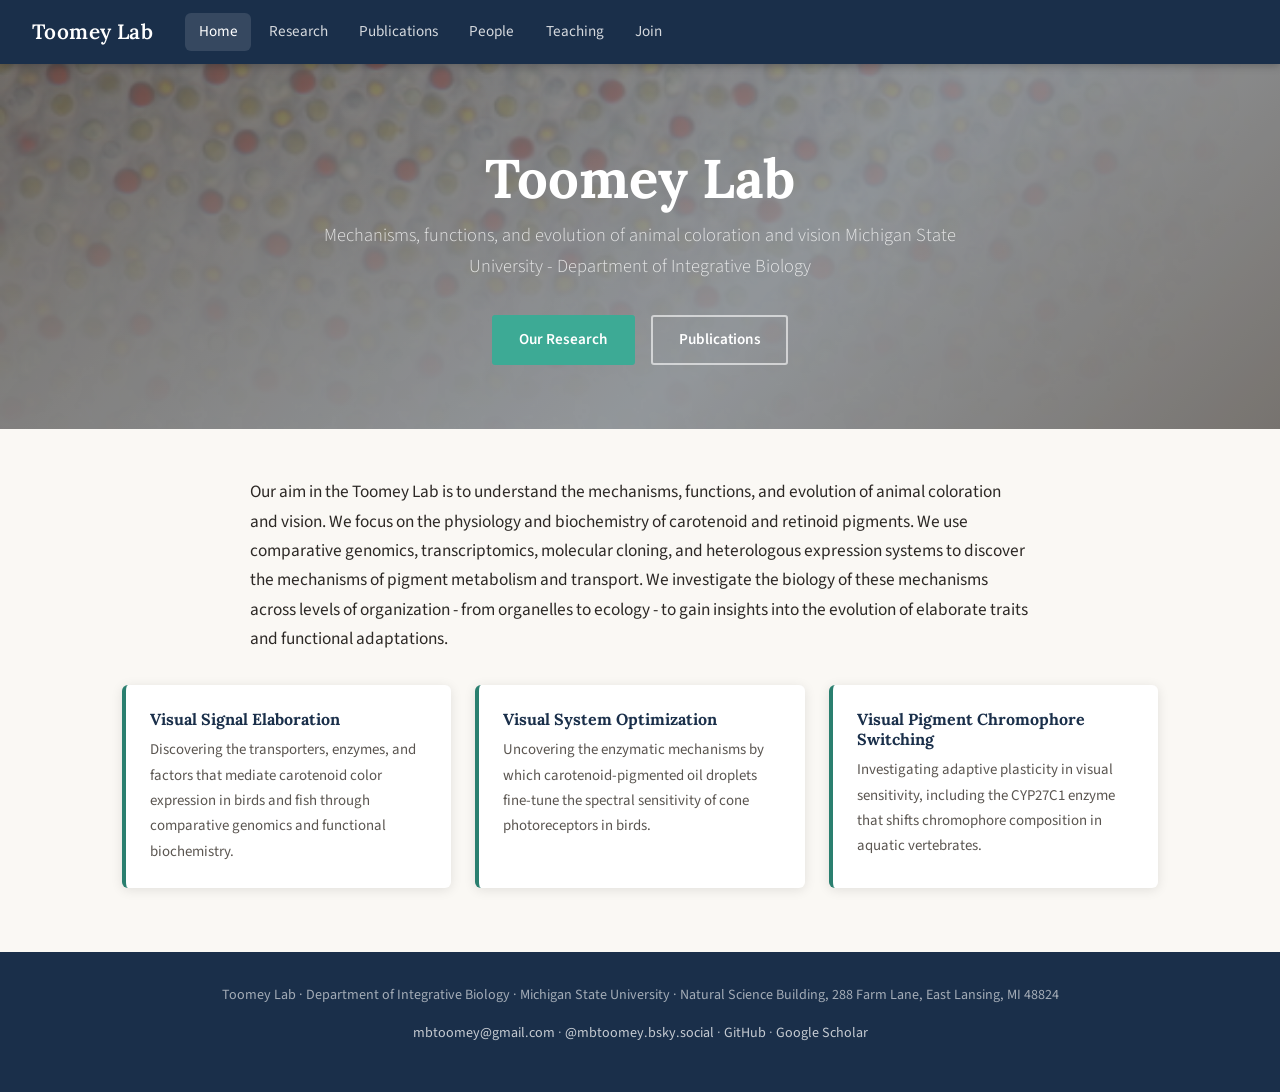
<file: index.html>
<!DOCTYPE html>
<html lang="en">
<head>
  <meta charset="UTF-8">
  <meta name="viewport" content="width=device-width, initial-scale=1.0">
  <title>Toomey Lab — Michigan State University</title>
  <meta name="description" content="Toomey Lab at the University of Tulsa studies animal coloration, vision, and the biochemistry of carotenoid and retinoid pigments.">
  <link rel="stylesheet" href="style.css">
</head>
<body>

<nav class="site-nav">
  <a href="index.html" class="nav-brand">Toomey Lab</a>
  <button class="nav-toggle" aria-label="Toggle navigation" onclick="this.closest('nav').querySelector('.nav-links').classList.toggle('open')">
    <span></span><span></span><span></span>
  </button>
  <ul class="nav-links">
    <li><a href="index.html" class="active">Home</a></li>
    <li><a href="research.html">Research</a></li>
    <li><a href="publications.html">Publications</a></li>
    <li><a href="people.html">People</a></li>
    <li><a href="teaching.html">Teaching</a></li>
    <li><a href="join.html">Join</a></li>
  </ul>
</nav>

<section class="hero">
  <h1>Toomey Lab</h1>
  <p class="subtitle">Mechanisms, functions, and evolution of animal coloration and vision  Michigan State University - Department of Integrative Biology</p>
  <div class="hero-links">
    <a href="research.html" class="btn btn-primary">Our Research</a>
    <a href="publications.html" class="btn btn-outline">Publications</a>
  </div>
</section>

<div class="page-wrap">

  <div class="home-intro">
    <p>
      Our aim in the Toomey Lab is to understand the mechanisms, functions, and evolution of animal coloration and vision. We focus on the physiology and biochemistry of carotenoid and retinoid pigments. We use comparative genomics, transcriptomics, molecular cloning, and heterologous expression systems to discover the mechanisms of pigment metabolism and transport. We investigate the biology of these mechanisms across levels of organization - from organelles to ecology - to gain insights into the evolution of elaborate traits and functional adaptations.
    </p>
  </div>

  <div class="home-grid">
    <div class="research-card">
      <h3>Visual Signal Elaboration</h3>
      <p>Discovering the transporters, enzymes, and factors that mediate carotenoid color expression in birds and fish through comparative genomics and functional biochemistry.</p>
    </div>
    <div class="research-card">
      <h3>Visual System Optimization</h3>
      <p>Uncovering the enzymatic mechanisms by which carotenoid-pigmented oil droplets fine-tune the spectral sensitivity of cone photoreceptors in birds.</p>
    </div>
    <div class="research-card">
      <h3>Visual Pigment Chromophore Switching</h3>
      <p>Investigating adaptive plasticity in visual sensitivity, including the CYP27C1 enzyme that shifts chromophore composition in aquatic vertebrates.</p>
    </div>
  </div>

</div>

<footer class="site-footer">
  <p>Toomey Lab ·  Department of Integrative Biology · Michigan State University · Natural Science Building, 288 Farm Lane, East Lansing, MI 48824</p>
  <p style="margin-top:.5rem">
    <a href="mailto:mbtoomey@gmail.com">mbtoomey@gmail.com</a> ·
    <a href="https://bsky.app/profile/mbtoomey.bsky.social" target="_blank">@mbtoomey.bsky.social</a> ·
    <a href="https://github.com/mbtoomey" target="_blank">GitHub</a> ·
    <a href="https://scholar.google.com/citations?user=48aHD6IAAAAJ" target="_blank">Google Scholar</a>
  </p>
</footer>

</body>
</html>
</file>
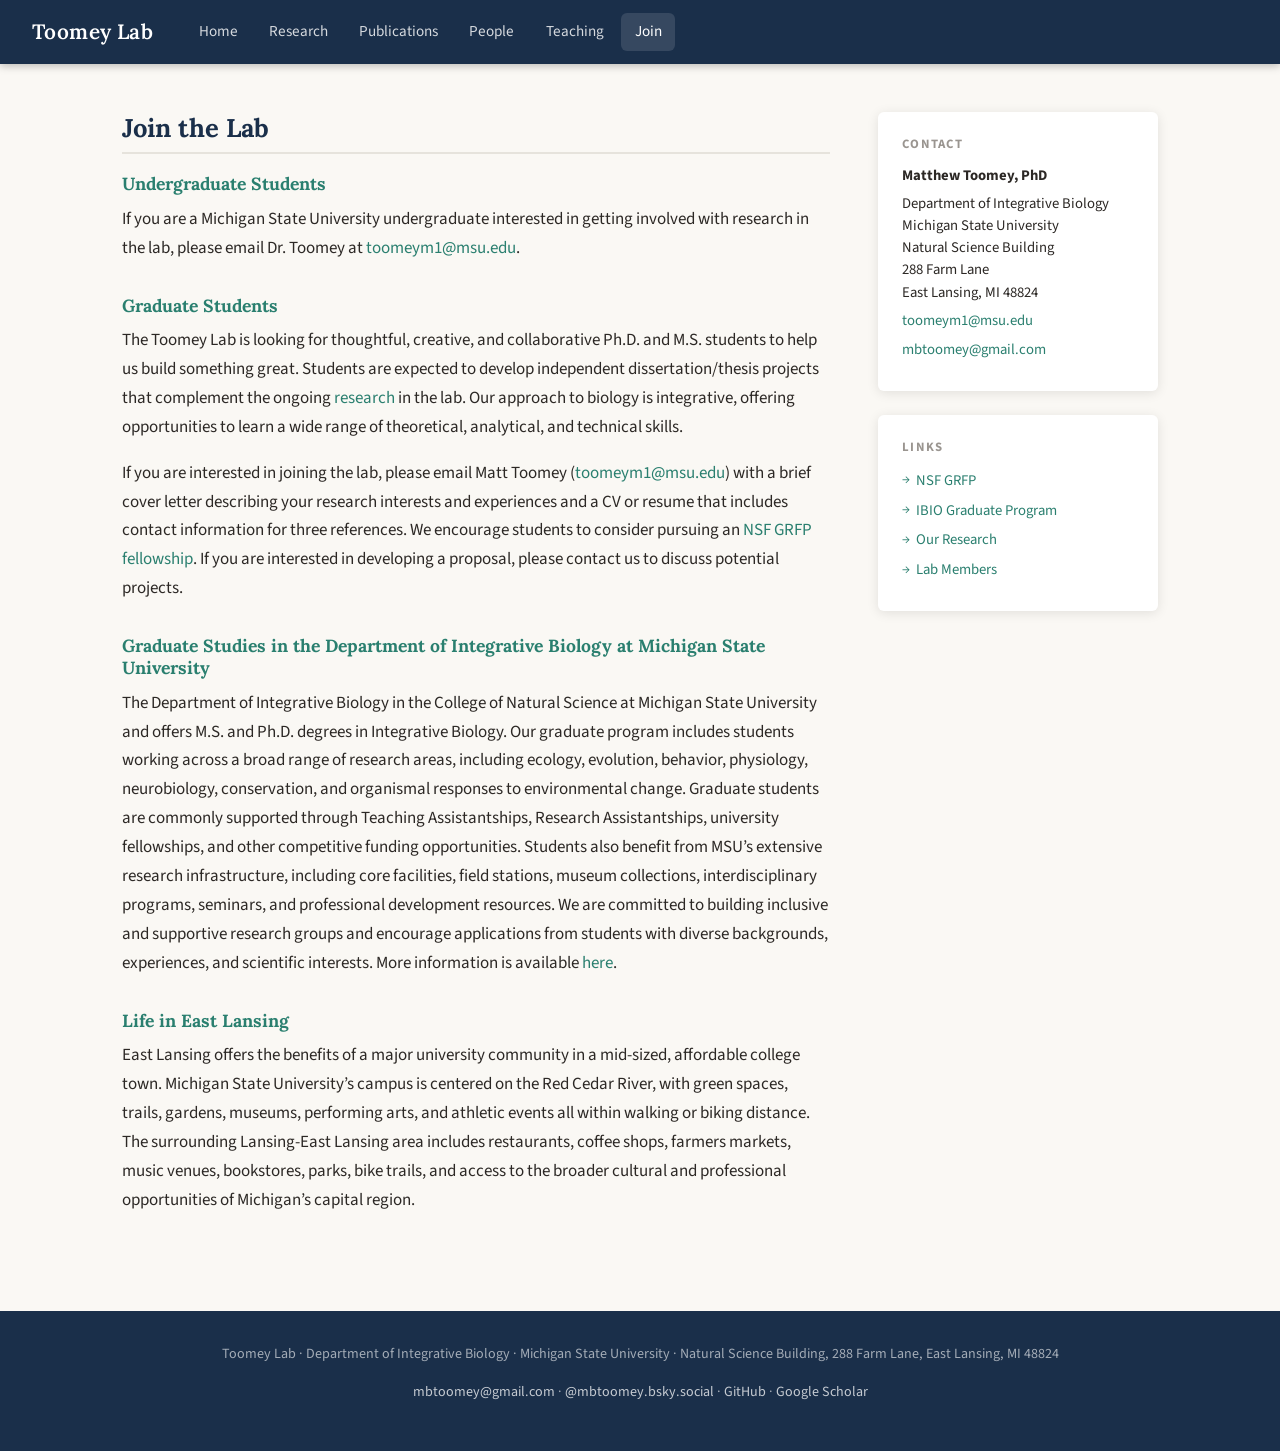
<file: join.html>
<!DOCTYPE html>
<html lang="en">
<head>
  <meta charset="UTF-8">
  <meta name="viewport" content="width=device-width, initial-scale=1.0">
  <title>Join — Toomey Lab</title>
  <link rel="stylesheet" href="style.css">
</head>
<body>
<nav class="site-nav">
  <a href="index.html" class="nav-brand">Toomey Lab</a>
  <button class="nav-toggle" aria-label="Toggle navigation" onclick="this.closest('nav').querySelector('.nav-links').classList.toggle('open')">
    <span></span><span></span><span></span>
  </button>
  <ul class="nav-links">
    <li><a href="index.html">Home</a></li>
    <li><a href="research.html">Research</a></li>
    <li><a href="publications.html">Publications</a></li>
    <li><a href="people.html">People</a></li>
    <li><a href="teaching.html">Teaching</a></li>
    <li><a href="join.html" class="active">Join</a></li>
  </ul>
</nav>

<div class="content-grid">
  <main>
    <h2 class="section-head">Join the Lab</h2>

    <div class="join-section">
      <h3>Undergraduate Students</h3>
      <p>If you are a Michigan State University undergraduate interested in getting involved with research in the lab, please email Dr. Toomey at <a href="mailto:toomeym1@msu.edu">toomeym1@msu.edu</a>.</p>
    </div>

    <div class="join-section">
      <h3>Graduate Students</h3>
      <p>The Toomey Lab is looking for thoughtful, creative, and collaborative Ph.D. and M.S. students to help us build something great. Students are expected to develop independent dissertation/thesis projects that complement the ongoing <a href="research.html">research</a> in the lab. Our approach to biology is integrative, offering opportunities to learn a wide range of theoretical, analytical, and technical skills.</p>
      <p>If you are interested in joining the lab, please email Matt Toomey (<a href="mailto:toomeym1@msu.edu">toomeym1@msu.edu</a>) with a brief cover letter describing your research interests and experiences and a CV or resume that includes contact information for three references. We encourage students to consider pursuing an <a href="https://www.nsfgrfp.org/" target="_blank">NSF GRFP fellowship</a>. If you are interested in developing a proposal, please contact us to discuss potential projects.</p>
    </div>

 <div class="join-section">
  <h3>Graduate Studies in the Department of Integrative Biology at Michigan State University</h3>
  <p>The Department of Integrative Biology in the College of Natural Science at Michigan State University and offers M.S. and Ph.D. degrees in Integrative Biology. Our graduate program includes students working across a broad range of research areas, including ecology, evolution, behavior, physiology, neurobiology, conservation, and organismal responses to environmental change. Graduate students are commonly supported through Teaching Assistantships, Research Assistantships, university fellowships, and other competitive funding opportunities. Students also benefit from MSU’s extensive research infrastructure, including core facilities, field stations, museum collections, interdisciplinary programs, seminars, and professional development resources. We are committed to building inclusive and supportive research groups and encourage applications from students with diverse backgrounds, experiences, and scientific interests. More information is available <a href="https://integrativebiology.natsci.msu.edu/graduate-program-1/index.aspx" target="_blank">here</a>.</p>
</div>

<div class="join-section">
  <h3>Life in East Lansing</h3>
  <p>East Lansing offers the benefits of a major university community in a mid-sized, affordable college town. Michigan State University’s campus is centered on the Red Cedar River, with green spaces, trails, gardens, museums, performing arts, and athletic events all within walking or biking distance. The surrounding Lansing-East Lansing area includes restaurants, coffee shops, farmers markets, music venues, bookstores, parks, bike trails, and access to the broader cultural and professional opportunities of Michigan’s capital region.</p>
</div>
  </main>

  <aside class="sidebar">
    <div class="sidebar-card">
      <h3>Contact</h3>
      <p><strong>Matthew Toomey, PhD</strong></p>
      <p>Department of Integrative Biology <br> Michigan State University <br> Natural Science Building<br> 288 Farm Lane <br> East Lansing, MI 48824</p>
      <p><a href="mailto:toomeym1@msu.edu">toomeym1@msu.edu</a></p>
      <p><a href="mailto:mbtoomey@gmail.com">mbtoomey@gmail.com</a></p>
    </div>
    <div class="sidebar-card">
      <h3>Links</h3>
      <ul class="sidebar-links">
        <li><a href="https://www.nsfgrfp.org/" target="_blank">NSF GRFP</a></li>
        <li><a href="https://integrativebiology.natsci.msu.edu/graduate-program-1/index.aspx" target="_blank">IBIO Graduate Program</a></li>
        <li><a href="research.html">Our Research</a></li>
        <li><a href="people.html">Lab Members</a></li>
      </ul>
    </div>
  </aside>
</div>

<footer class="site-footer">
  <p>Toomey Lab ·  Department of Integrative Biology · Michigan State University · Natural Science Building, 288 Farm Lane, East Lansing, MI 48824</p>
  <p style="margin-top:.5rem">
    <a href="mailto:mbtoomey@gmail.com">mbtoomey@gmail.com</a> ·
    <a href="https://bsky.app/profile/mbtoomey.bsky.social" target="_blank">@mbtoomey.bsky.social</a> ·
    <a href="https://github.com/mbtoomey" target="_blank">GitHub</a> ·
    <a href="https://scholar.google.com/citations?user=48aHD6IAAAAJ" target="_blank">Google Scholar</a>
  </p>
</footer>
</body>
</html>
</file>
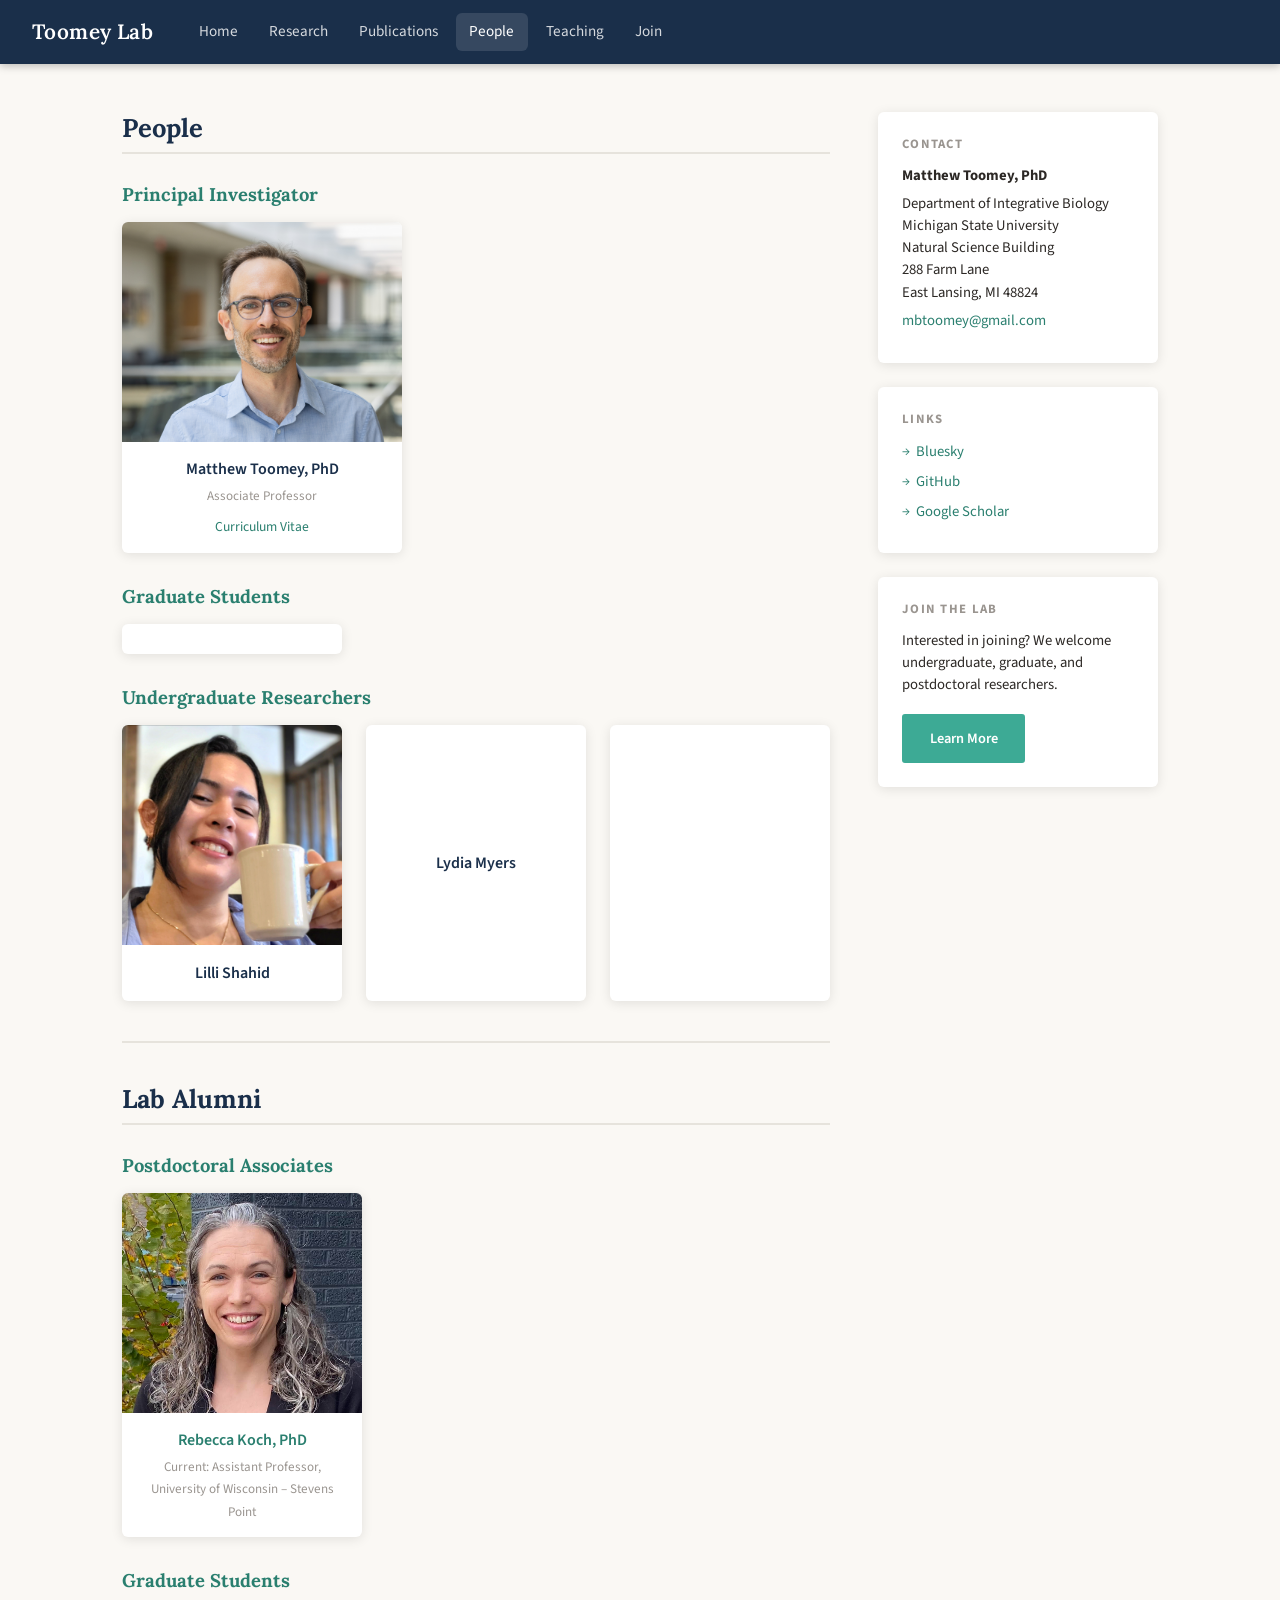
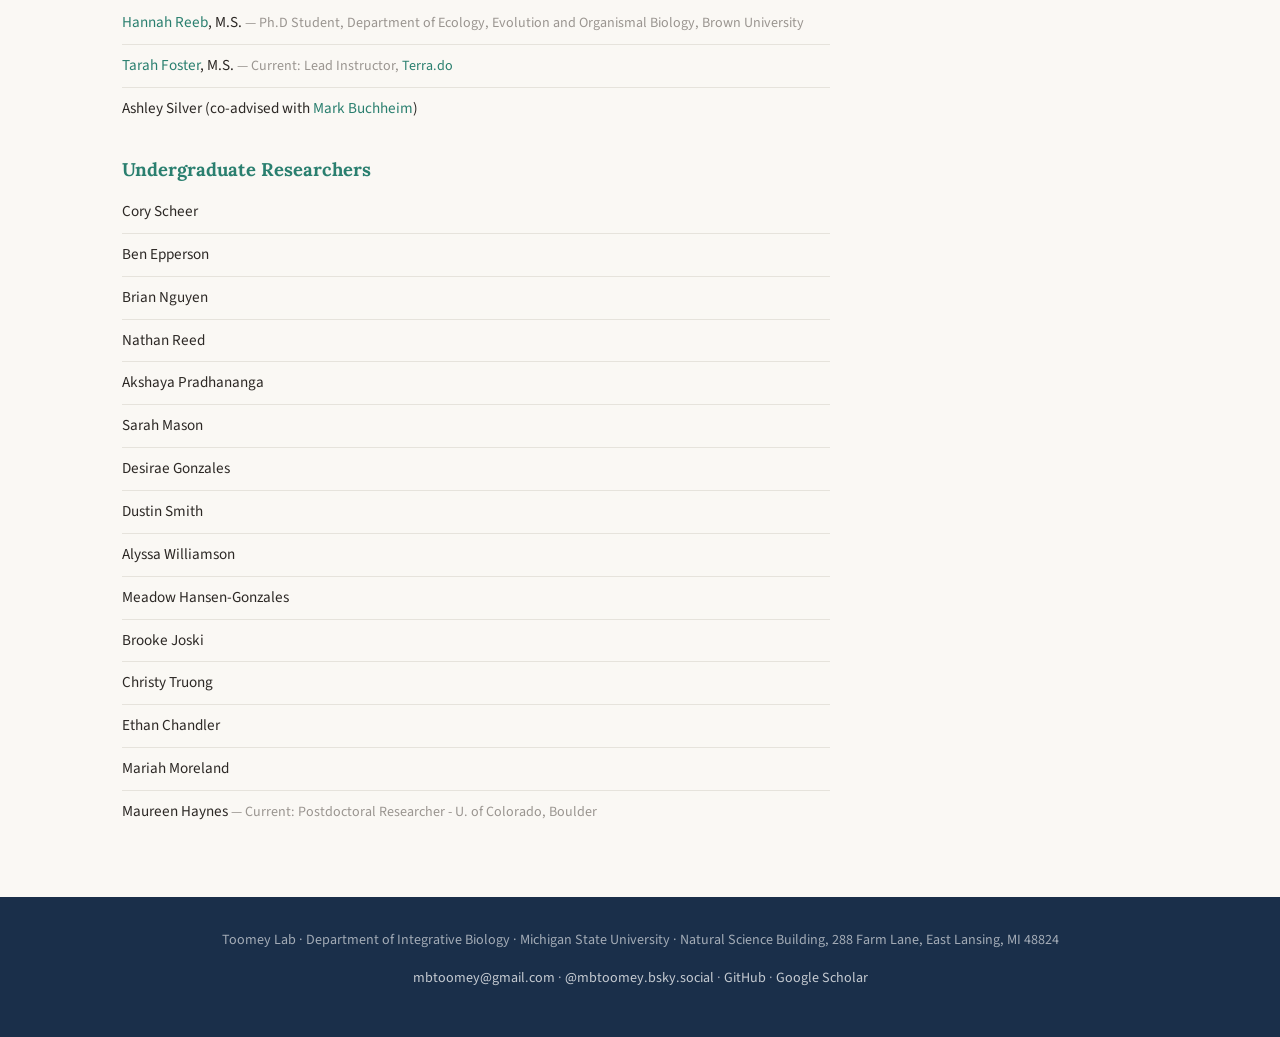
<file: people.html>
<!DOCTYPE html>
<html lang="en">
<head>
  <meta charset="UTF-8">
  <meta name="viewport" content="width=device-width, initial-scale=1.0">
  <title>People — Toomey Lab</title>
  <link rel="stylesheet" href="style.css">
</head>
<body>
<nav class="site-nav">
  <a href="index.html" class="nav-brand">Toomey Lab</a>
  <button class="nav-toggle" aria-label="Toggle navigation" onclick="this.closest('nav').querySelector('.nav-links').classList.toggle('open')">
    <span></span><span></span><span></span>
  </button>
  <ul class="nav-links">
    <li><a href="index.html">Home</a></li>
    <li><a href="research.html">Research</a></li>
    <li><a href="publications.html">Publications</a></li>
    <li><a href="people.html" class="active">People</a></li>
    <li><a href="teaching.html">Teaching</a></li>
    <li><a href="join.html">Join</a></li>
  </ul>
</nav>

<div class="content-grid">
  <main>
    <h2 class="section-head">People</h2>

    <h3 class="section-sub">Principal Investigator</h3>
    <div class="people-grid" style="grid-template-columns:repeat(auto-fill,minmax(220px,280px))">
      <div class="person-card">
        <img src="images/scaled_2024.JPG" alt="Matthew Toomey">
        <div class="person-info">
          <div class="person-name">Matthew Toomey, PhD</div>
          <div class="person-role">Associate Professor</div>
          <div style="margin-top:.5rem;font-size:.85rem">
            <a href="CV_Toomey_25Feb26.pdf" target="_blank">Curriculum Vitae</a>
          </div>
        </div>
      </div>
    </div>

    <h3 class="section-sub">Graduate Students</h3>
    <div class="people-grid">
      <div class="person-card">
          <div class="person-info">
          <div class="person-name"></div>
          <div class="person-role"></div>
        </div>
      </div>
    </div>

    <h3 class="section-sub">Undergraduate Researchers</h3>
    <div class="people-grid">
      <div class="person-card">
        <img src="images/Lilli.jpg" alt="Lilli Shahid">
        <div class="person-info">
          <div class="person-name">Lilli Shahid</div>
        </div>
      </div>
      <div class="person-card" style="padding:1.25rem;display:flex;flex-direction:column;justify-content:center">
        <div class="person-info">
          <div class="person-name">Lydia Myers</div>
        </div>
      </div>
      <div class="person-card" style="padding:1.25rem;display:flex;flex-direction:column;justify-content:center">
        <div class="person-info">
          <div class="person-name"></div>
        </div>
      </div>
    </div>


    <hr style="margin:2.5rem 0;border:none;border-top:2px solid var(--gray-2)">

    <h2 class="section-head" style="margin-top:0">Lab Alumni</h2>

    <h3 class="section-sub">Postdoctoral Associates</h3>
    <div class="people-grid" style="grid-template-columns:repeat(auto-fill,minmax(200px,240px))">
      <div class="person-card">
        <img src="images/becca.jpg" alt="Rebecca Koch">
        <div class="person-info">
          <div class="person-name"><a href="https://www.rekoch.com/" target="_blank">Rebecca Koch, PhD</a></div>
          <div class="person-role">Current: Assistant Professor, University of Wisconsin – Stevens Point</div>
        </div>
      </div>
    </div>

    <h3 class="section-sub">Graduate Students</h3>
    <ul class="alumni-list">
       <li>
        <a href="https://eeob.brown.edu/people/hannah-reeb" target="_blank">Hannah Reeb</a>, M.S.
        <span style="color:var(--gray-3);font-size:.88rem"> — Ph.D Student, Department of Ecology, Evolution and Organismal Biology, Brown University</a></span>
      </li>
      <li>
        <a href="https://www.linkedin.com/in/tarah-foster-402630127/" target="_blank">Tarah Foster</a>, M.S.
        <span style="color:var(--gray-3);font-size:.88rem"> — Current: Lead Instructor, <a href="https://www.terra.do/" target="_blank">Terra.do</a></span>
      </li>
      <li>
        Ashley Silver (co-advised with <a href="https://buchheimlab.weebly.com/" target="_blank">Mark Buchheim</a>)
      </li>
    </ul>

    <h3 class="section-sub">Undergraduate Researchers</h3>
    <ul class="alumni-list">
      <li>Cory Scheer</li>
      <li>Ben Epperson</li>
      <li>Brian Nguyen</li>
      <li>Nathan Reed</li>
      <li>Akshaya Pradhananga</li>
      <li>Sarah Mason</li>
      <li>Desirae Gonzales</li>
      <li>Dustin Smith</li>
      <li>Alyssa Williamson</li>
      <li>Meadow Hansen-Gonzales</li>
      <li>Brooke Joski</li>
      <li>Christy Truong</li>
      <li>Ethan Chandler</li>
      <li>Mariah Moreland</li>
      <li>
        Maureen Haynes
        <span style="color:var(--gray-3);font-size:.88rem"> — Current: Postdoctoral Researcher - U. of Colorado, Boulder</span>
      </li>
    </ul>
  </main>

  <aside class="sidebar">
    <div class="sidebar-card">
      <h3>Contact</h3>
      <p><strong>Matthew Toomey, PhD</strong></p>
      <p>Department of Integrative Biology <br> Michigan State University <br> Natural Science Building<br> 288 Farm Lane <br> East Lansing, MI 48824</p>
      <p><a href="mailto:mbtoomey@gmail.com">mbtoomey@gmail.com</a></p>
    </div>
    <div class="sidebar-card">
      <h3>Links</h3>
      <ul class="sidebar-links">
        <li><a href="https://bsky.app/profile/mbtoomey.bsky.social" target="_blank">Bluesky</a></li>
        <li><a href="https://github.com/mbtoomey" target="_blank">GitHub</a></li>
        <li><a href="https://scholar.google.com/citations?user=48aHD6IAAAAJ" target="_blank">Google Scholar</a></li>
      </ul>
    </div>
    <div class="sidebar-card">
      <h3>Join the Lab</h3>
      <p style="font-size:.92rem">Interested in joining? We welcome undergraduate, graduate, and postdoctoral researchers.</p>
      <a href="join.html" class="btn btn-primary" style="margin-top:.75rem;font-size:.9rem">Learn More</a>
    </div>
  </aside>
</div>

<footer class="site-footer">
  <p>Toomey Lab ·  Department of Integrative Biology · Michigan State University · Natural Science Building, 288 Farm Lane, East Lansing, MI 48824</p>
  <p style="margin-top:.5rem">
    <a href="mailto:mbtoomey@gmail.com">mbtoomey@gmail.com</a> ·
    <a href="https://bsky.app/profile/mbtoomey.bsky.social" target="_blank">@mbtoomey.bsky.social</a> ·
    <a href="https://github.com/mbtoomey" target="_blank">GitHub</a> ·
    <a href="https://scholar.google.com/citations?user=48aHD6IAAAAJ" target="_blank">Google Scholar</a>
  </p>
</footer>
</body>
</html>
</file>
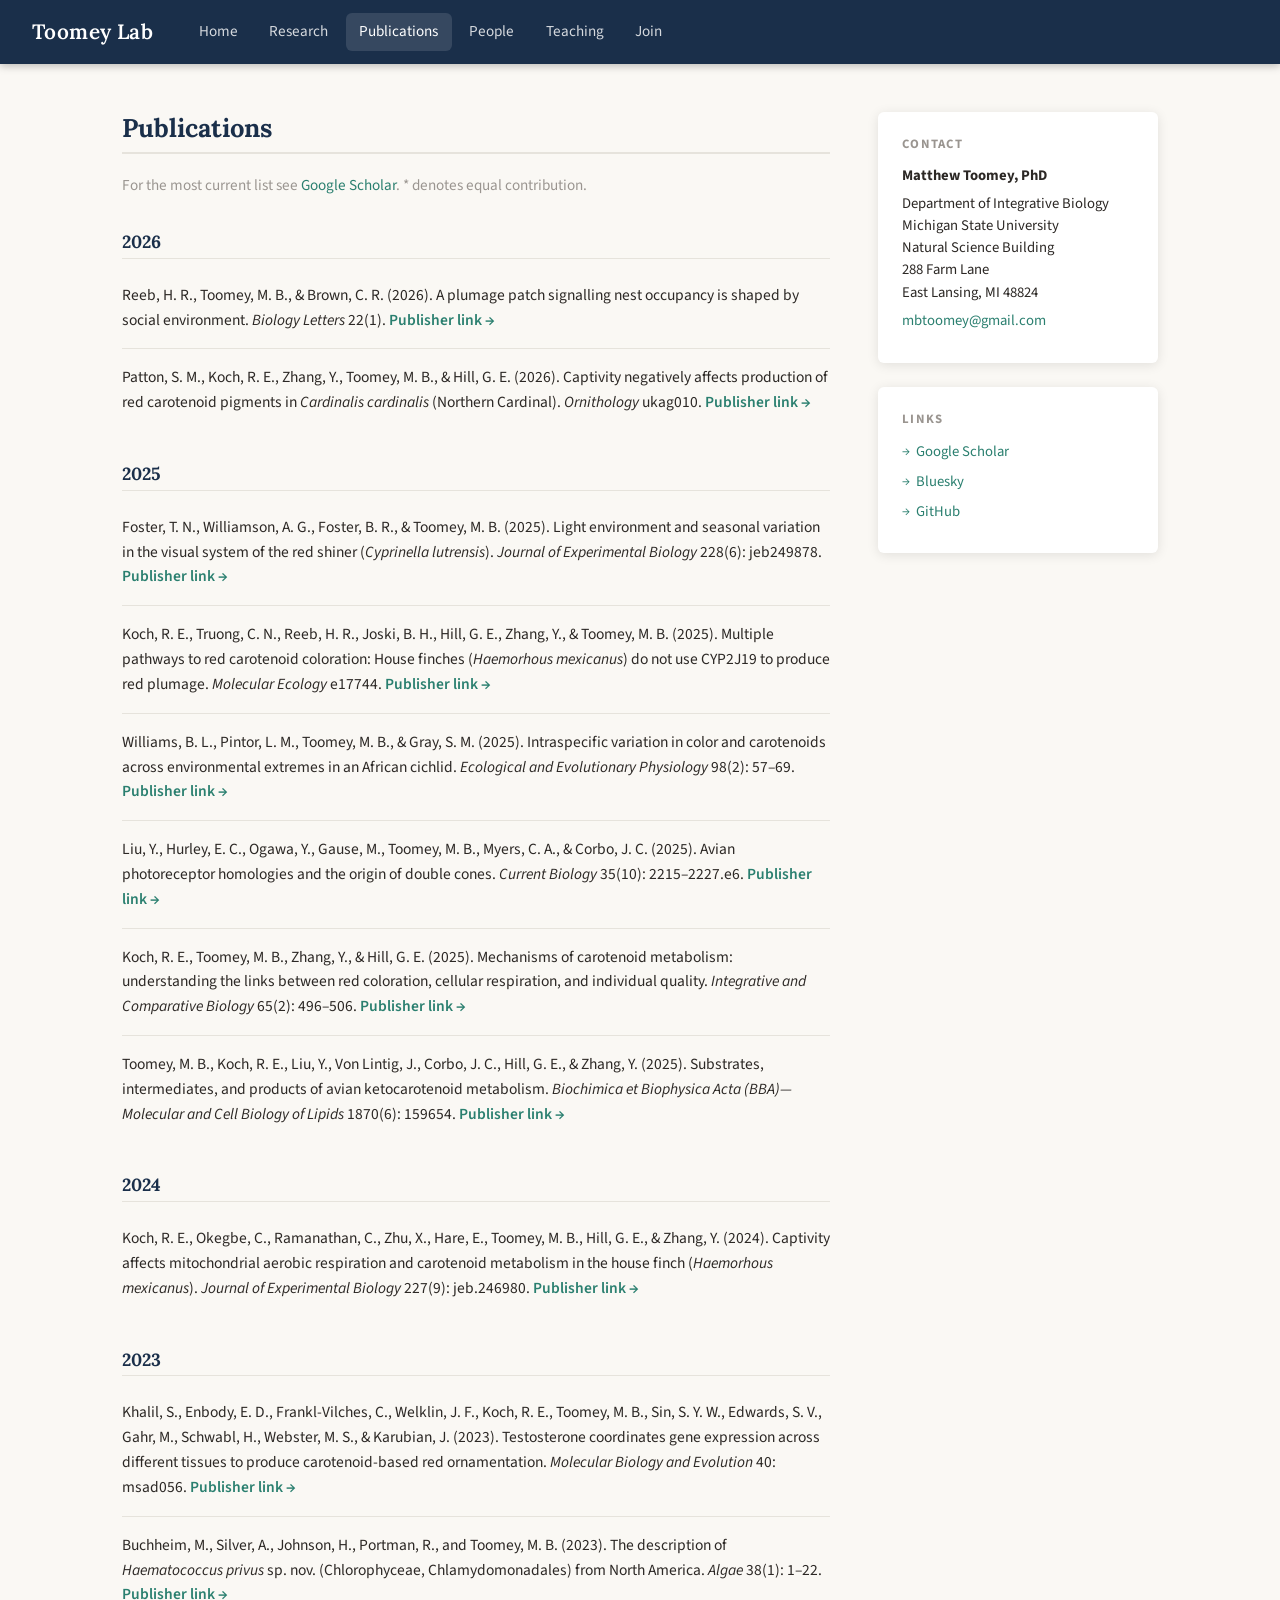
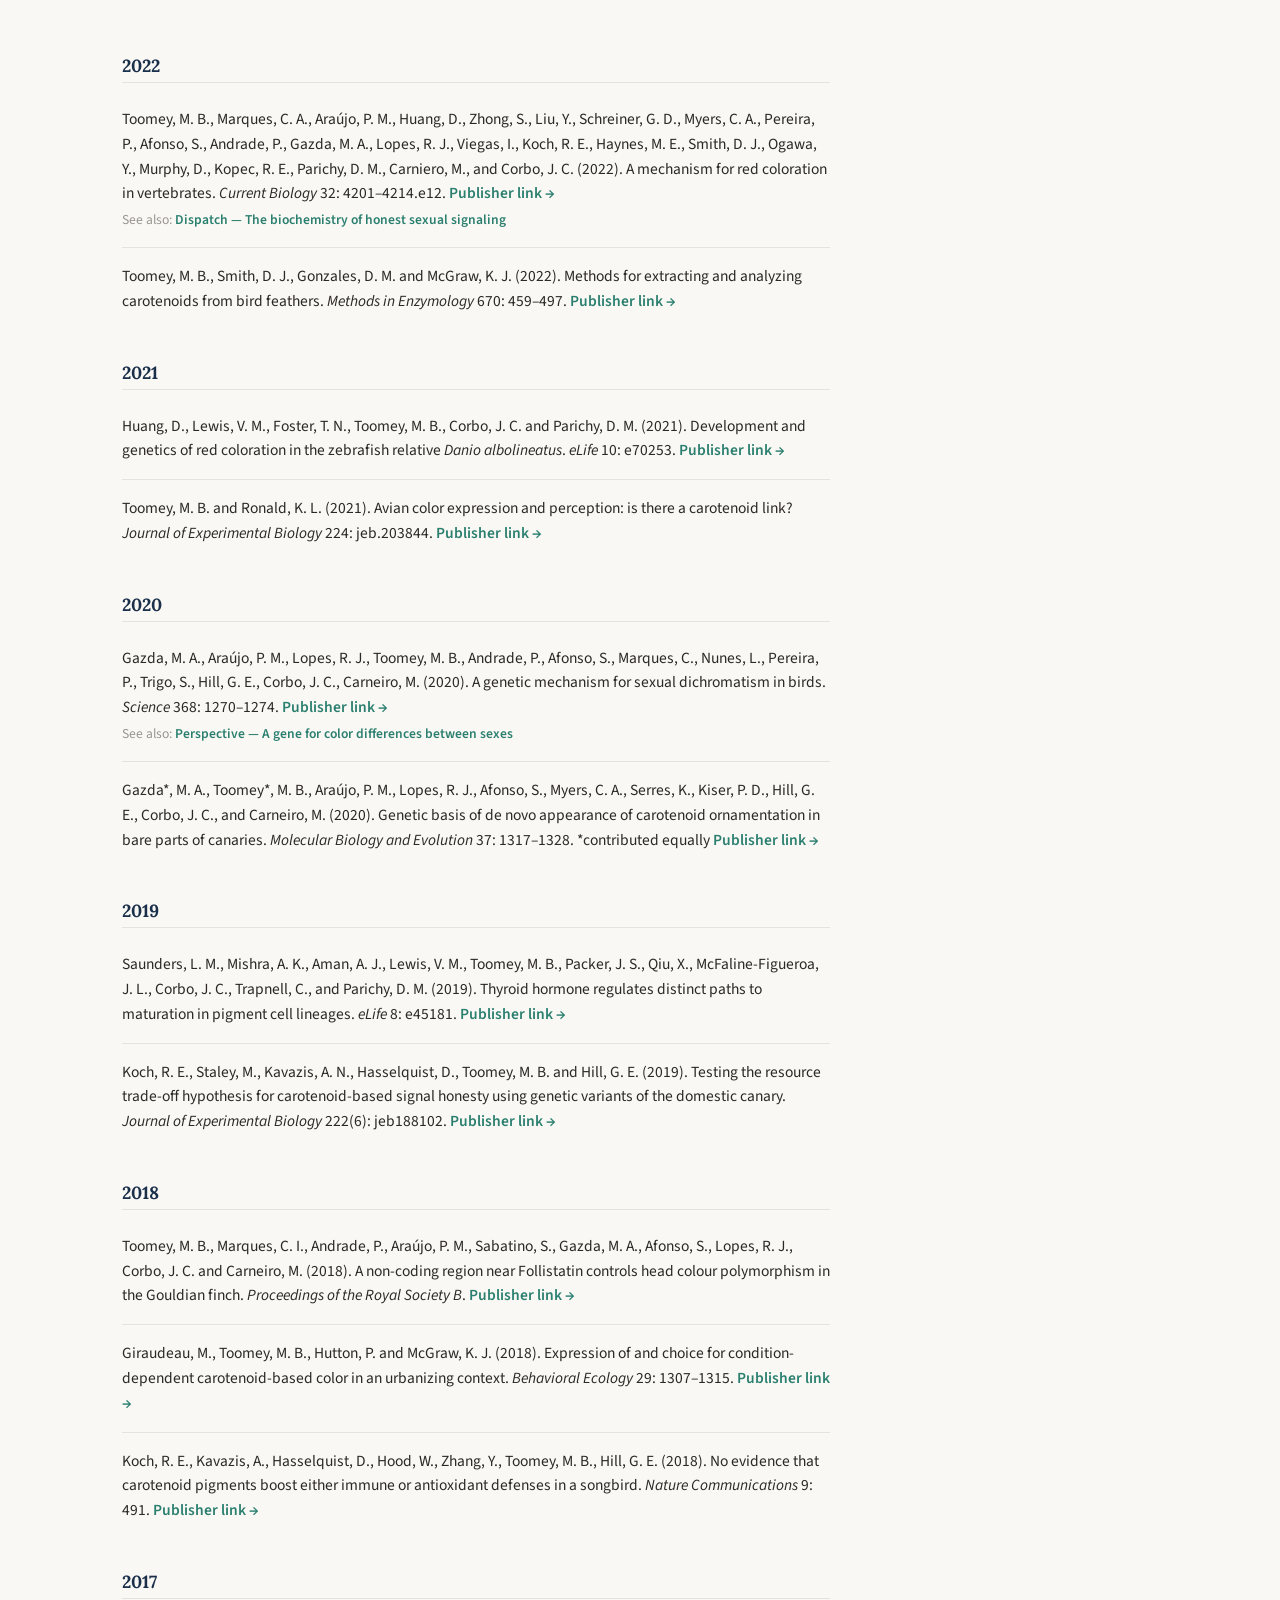
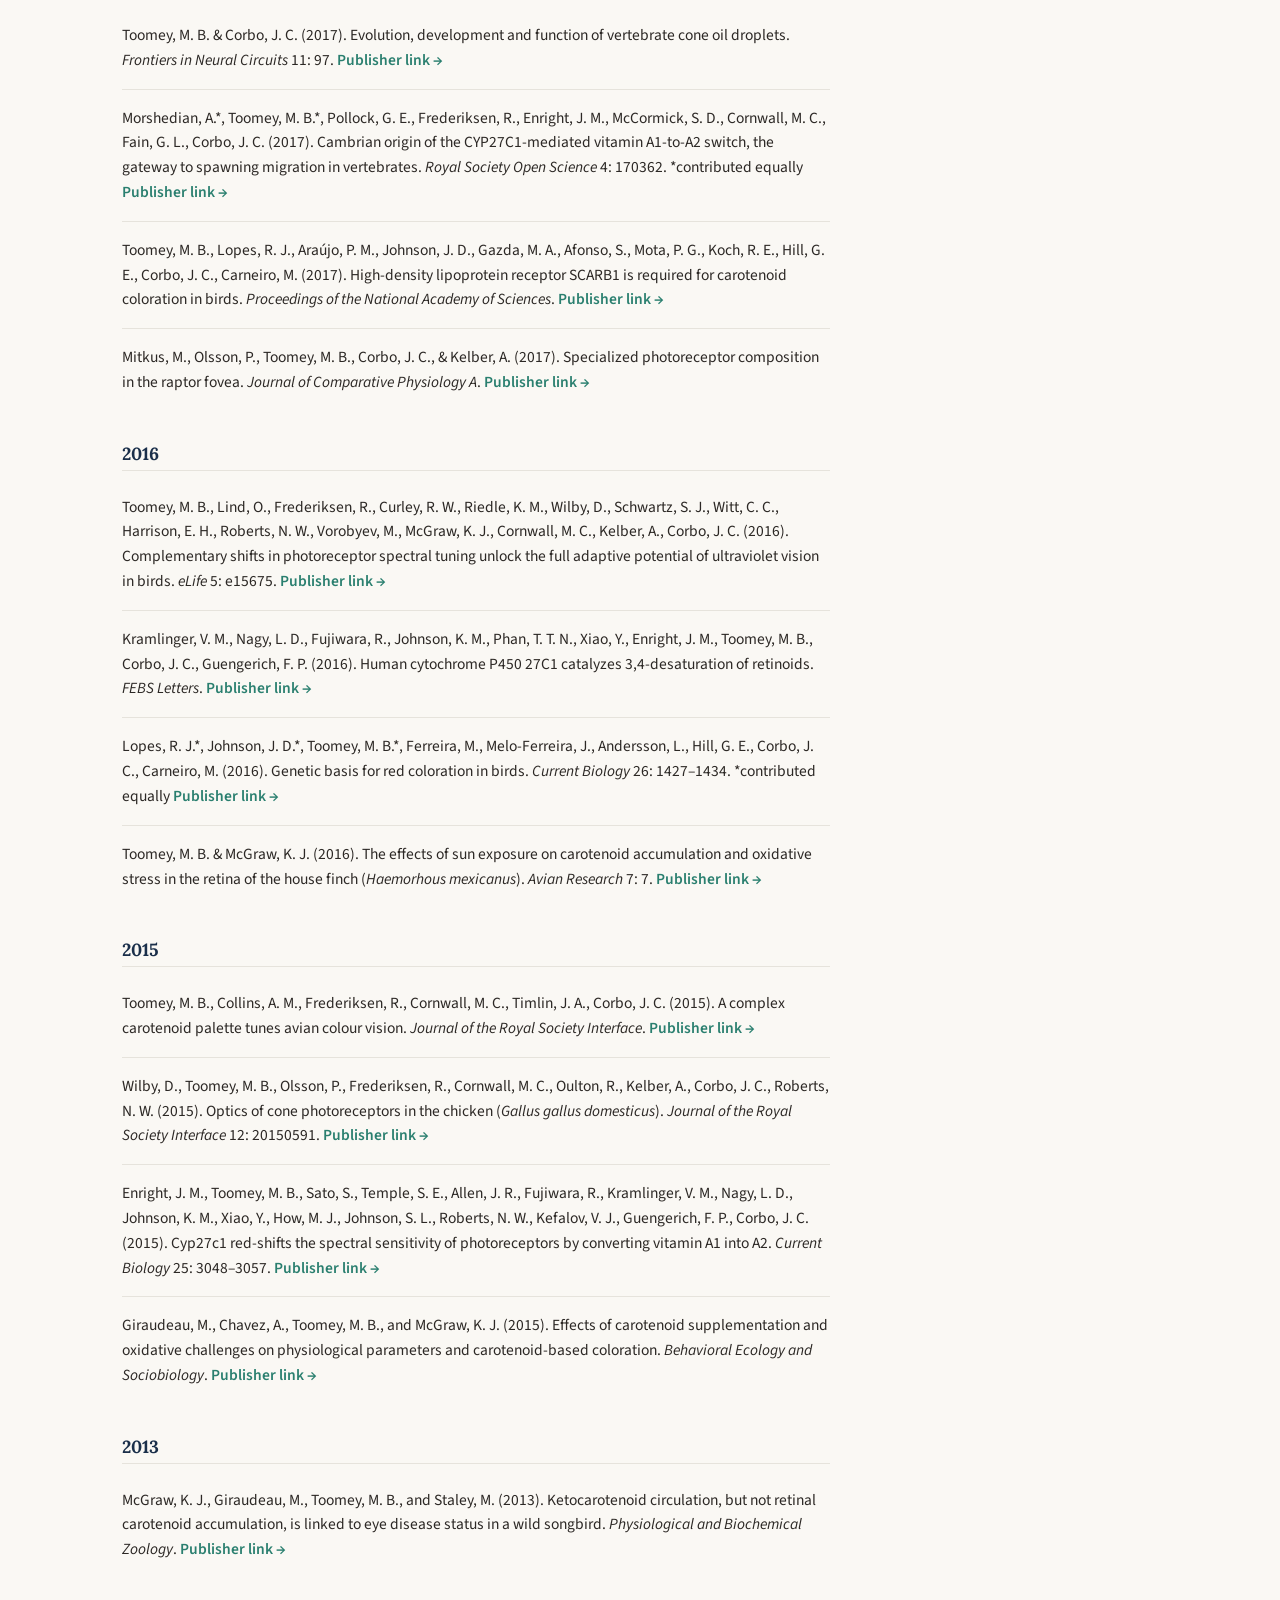
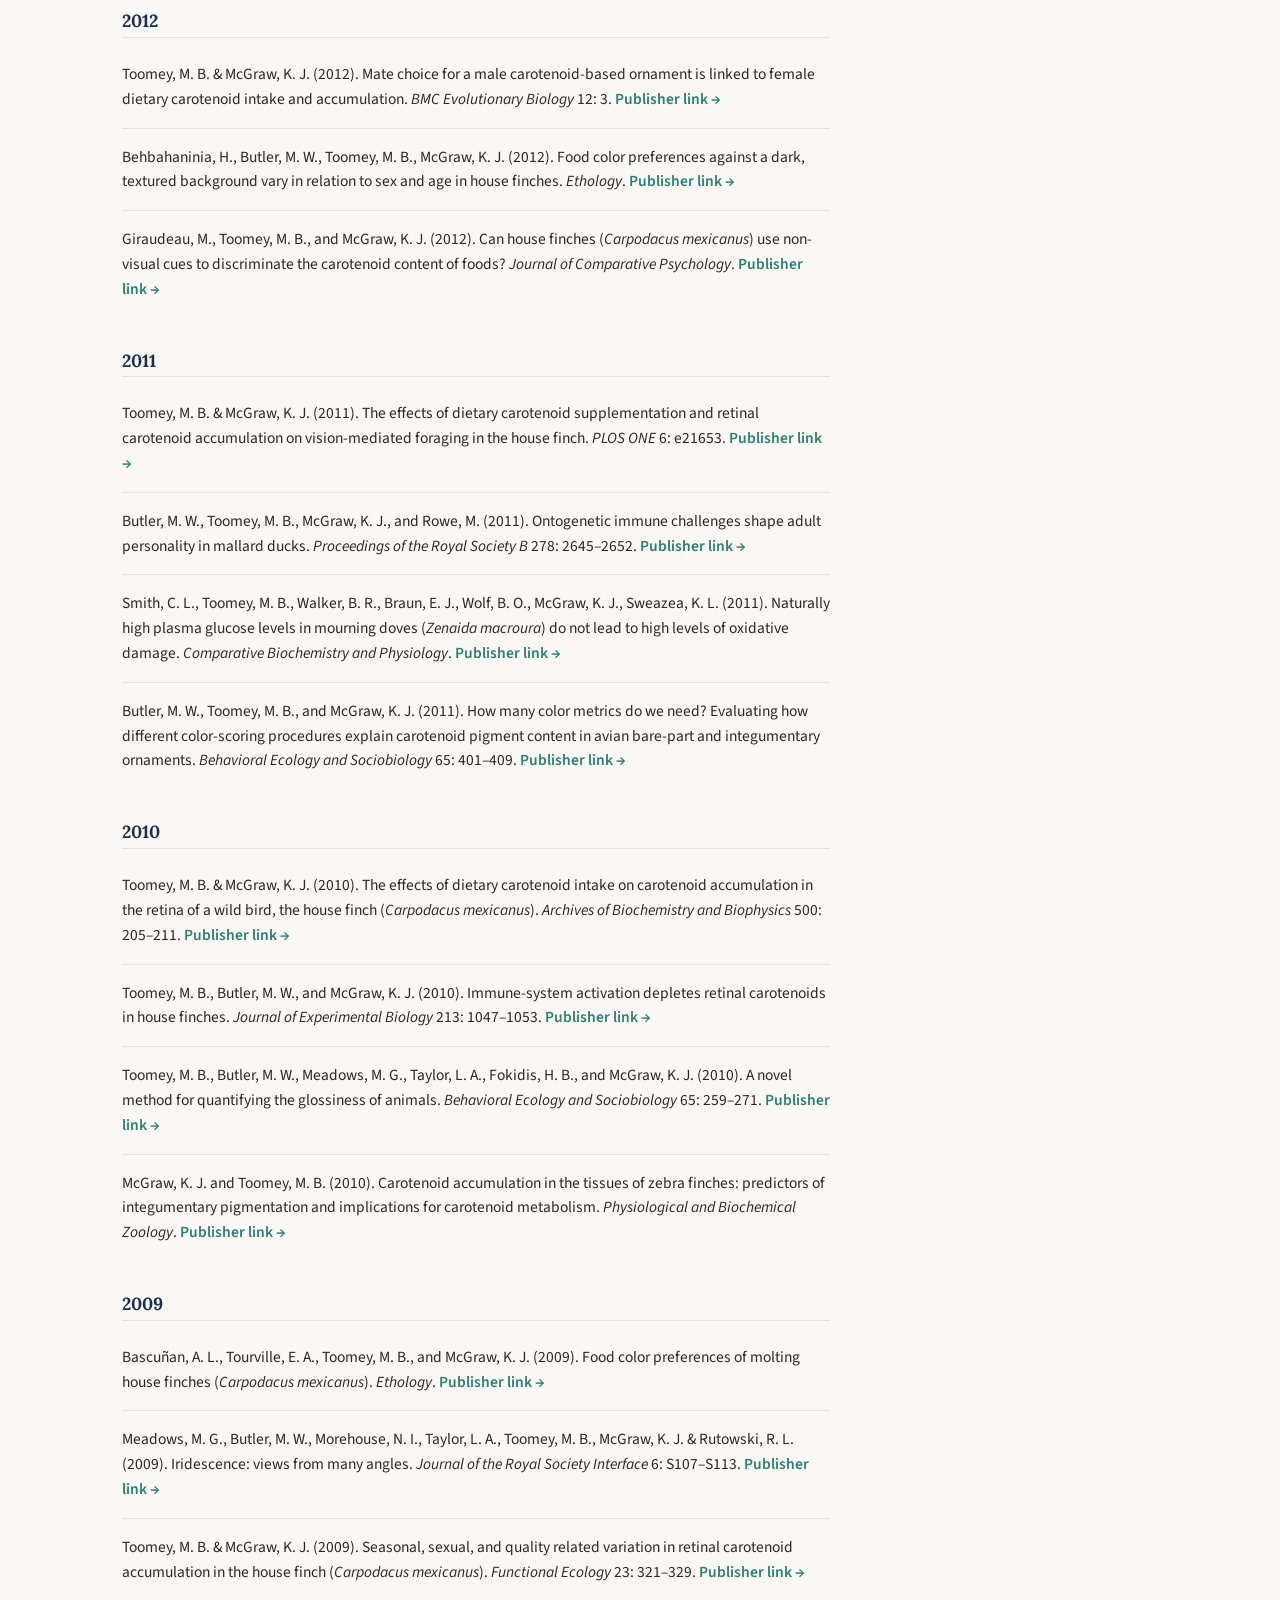
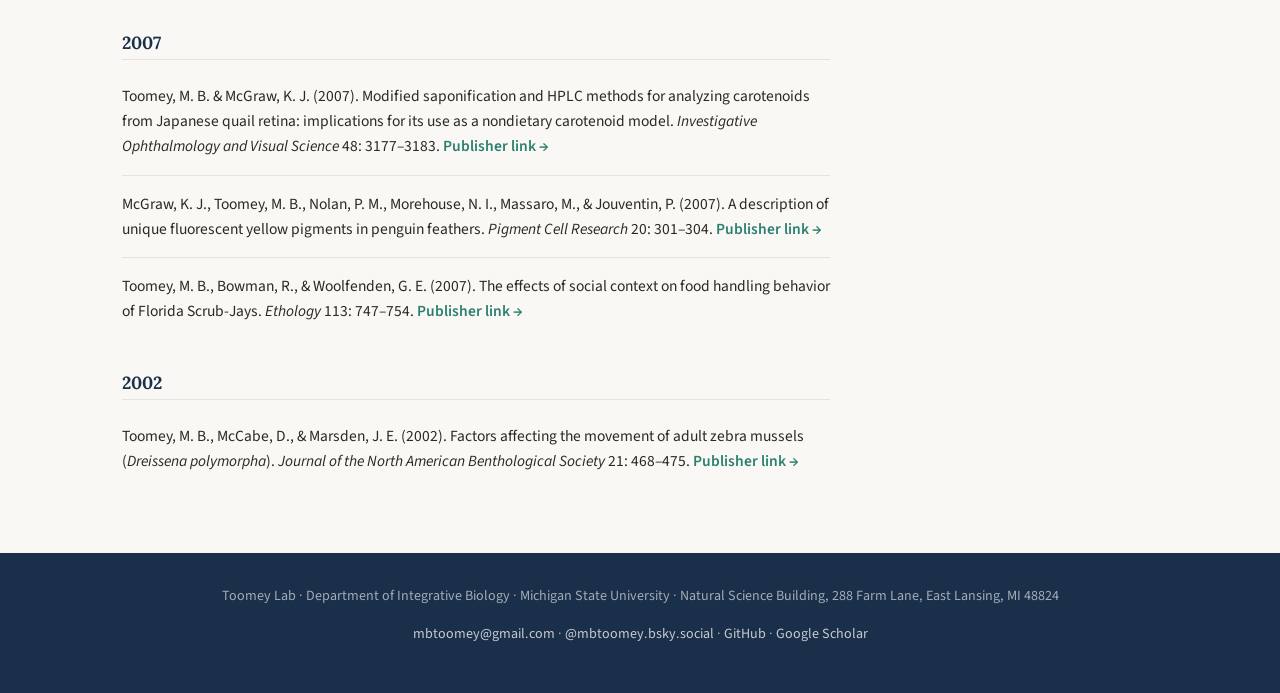
<file: publications.html>
<!DOCTYPE html>
<html lang="en">
<head>
  <meta charset="UTF-8">
  <meta name="viewport" content="width=device-width, initial-scale=1.0">
  <title>Publications — Toomey Lab</title>
  <link rel="stylesheet" href="style.css">
</head>
<body>
<nav class="site-nav">
  <a href="index.html" class="nav-brand">Toomey Lab</a>
  <button class="nav-toggle" aria-label="Toggle navigation" onclick="this.closest('nav').querySelector('.nav-links').classList.toggle('open')">
    <span></span><span></span><span></span>
  </button>
  <ul class="nav-links">
    <li><a href="index.html">Home</a></li>
    <li><a href="research.html">Research</a></li>
    <li><a href="publications.html" class="active">Publications</a></li>
    <li><a href="people.html">People</a></li>
    <li><a href="teaching.html">Teaching</a></li>
    <li><a href="join.html">Join</a></li>
  </ul>
</nav>

<div class="content-grid">
  <main>
    <h2 class="section-head">Publications</h2>
    <p style="font-size:.95rem;color:var(--gray-3)">For the most current list see <a href="https://scholar.google.com/citations?user=48aHD6IAAAAJ&sortby=pubdate" target="_blank">Google Scholar</a>. * denotes equal contribution.</p>

    <!-- ── 2026 ── -->
    <h3 class="pub-year-head">2026</h3>
    <ul class="pub-list">
      <li class="pub-item">
        Reeb, H. R., Toomey, M. B., &amp; Brown, C. R. (2026). A plumage patch signalling nest occupancy is shaped by social environment. <em>Biology Letters</em> 22(1).
        <a href="https://royalsocietypublishing.org/doi/10.1098/rsbl.2025.0572" target="_blank">Publisher link →</a>
      </li>
      <li class="pub-item">
        Patton, S. M., Koch, R. E., Zhang, Y., Toomey, M. B., &amp; Hill, G. E. (2026). Captivity negatively affects production of red carotenoid pigments in <em>Cardinalis cardinalis</em> (Northern Cardinal). <em>Ornithology</em> ukag010.
        <a href="https://doi.org/10.1093/ornithology/ukag010" target="_blank">Publisher link →</a>
      </li>
    </ul>

    <!-- ── 2025 ── -->
    <h3 class="pub-year-head">2025</h3>
    <ul class="pub-list">
      <li class="pub-item">
        Foster, T. N., Williamson, A. G., Foster, B. R., &amp; Toomey, M. B. (2025). Light environment and seasonal variation in the visual system of the red shiner (<em>Cyprinella lutrensis</em>). <em>Journal of Experimental Biology</em> 228(6): jeb249878.
        <a href="https://journals.biologists.com/jeb/article-abstract/228/6/jeb249878/367540/" target="_blank">Publisher link →</a>
      </li>
      <li class="pub-item">
        Koch, R. E., Truong, C. N., Reeb, H. R., Joski, B. H., Hill, G. E., Zhang, Y., &amp; Toomey, M. B. (2025). Multiple pathways to red carotenoid coloration: House finches (<em>Haemorhous mexicanus</em>) do not use CYP2J19 to produce red plumage. <em>Molecular Ecology</em> e17744.
        <a href="https://onlinelibrary.wiley.com/doi/10.1111/mec.17744" target="_blank">Publisher link →</a>
      </li>
      <li class="pub-item">
        Williams, B. L., Pintor, L. M., Toomey, M. B., &amp; Gray, S. M. (2025). Intraspecific variation in color and carotenoids across environmental extremes in an African cichlid. <em>Ecological and Evolutionary Physiology</em> 98(2): 57–69.
        <a href="https://www.journals.uchicago.edu/doi/10.1086/735656" target="_blank">Publisher link →</a>
      </li>
      <li class="pub-item">
        Liu, Y., Hurley, E. C., Ogawa, Y., Gause, M., Toomey, M. B., Myers, C. A., &amp; Corbo, J. C. (2025). Avian photoreceptor homologies and the origin of double cones. <em>Current Biology</em> 35(10): 2215–2227.e6.
        <a href="https://www.cell.com/current-biology/fulltext/S0960-9822(25)00204-0" target="_blank">Publisher link →</a>
      </li>
      <li class="pub-item">
        Koch, R. E., Toomey, M. B., Zhang, Y., &amp; Hill, G. E. (2025). Mechanisms of carotenoid metabolism: understanding the links between red coloration, cellular respiration, and individual quality. <em>Integrative and Comparative Biology</em> 65(2): 496–506.
        <a href="https://academic.oup.com/icb/article-abstract/65/2/496/8123393" target="_blank">Publisher link →</a>
      </li>
      <li class="pub-item">
        Toomey, M. B., Koch, R. E., Liu, Y., Von Lintig, J., Corbo, J. C., Hill, G. E., &amp; Zhang, Y. (2025). Substrates, intermediates, and products of avian ketocarotenoid metabolism. <em>Biochimica et Biophysica Acta (BBA)—Molecular and Cell Biology of Lipids</em> 1870(6): 159654.
        <a href="https://www.sciencedirect.com/science/article/abs/pii/S1388198125000629" target="_blank">Publisher link →</a>
      </li>
    </ul>

    <!-- ── 2024 ── -->
    <h3 class="pub-year-head">2024</h3>
    <ul class="pub-list">
      <li class="pub-item">
        Koch, R. E., Okegbe, C., Ramanathan, C., Zhu, X., Hare, E., Toomey, M. B., Hill, G. E., &amp; Zhang, Y. (2024). Captivity affects mitochondrial aerobic respiration and carotenoid metabolism in the house finch (<em>Haemorhous mexicanus</em>). <em>Journal of Experimental Biology</em> 227(9): jeb.246980.
        <a href="https://journals.biologists.com/jeb/article/227/9/jeb246980/347233/Captivity-affects-mitochondrial-aerobic" target="_blank">Publisher link →</a>
      </li>
    </ul>

    <!-- ── 2023 ── -->
    <h3 class="pub-year-head">2023</h3>
    <ul class="pub-list">
      <li class="pub-item">
        Khalil, S., Enbody, E. D., Frankl-Vilches, C., Welklin, J. F., Koch, R. E., Toomey, M. B., Sin, S. Y. W., Edwards, S. V., Gahr, M., Schwabl, H., Webster, M. S., &amp; Karubian, J. (2023). Testosterone coordinates gene expression across different tissues to produce carotenoid-based red ornamentation. <em>Molecular Biology and Evolution</em> 40: msad056.
        <a href="https://academic.oup.com/mbe/article/40/4/msad056/7076405" target="_blank">Publisher link →</a>
      </li>
      <li class="pub-item">
        Buchheim, M., Silver, A., Johnson, H., Portman, R., and Toomey, M. B. (2023). The description of <em>Haematococcus privus</em> sp. nov. (Chlorophyceae, Chlamydomonadales) from North America. <em>Algae</em> 38(1): 1–22.
        <a href="https://e-algae.org/journal/view.php?number=2988" target="_blank">Publisher link →</a>
      </li>
    </ul>

    <!-- ── 2022 ── -->
    <h3 class="pub-year-head">2022</h3>
    <ul class="pub-list">
      <li class="pub-item">
        Toomey, M. B., Marques, C. A., Araújo, P. M., Huang, D., Zhong, S., Liu, Y., Schreiner, G. D., Myers, C. A., Pereira, P., Afonso, S., Andrade, P., Gazda, M. A., Lopes, R. J., Viegas, I., Koch, R. E., Haynes, M. E., Smith, D. J., Ogawa, Y., Murphy, D., Kopec, R. E., Parichy, D. M., Carniero, M., and Corbo, J. C. (2022). A mechanism for red coloration in vertebrates. <em>Current Biology</em> 32: 4201–4214.e12.
        <a href="http://dx.doi.org/10.1016/j.cub.2022.08.013" target="_blank">Publisher link →</a>
        <span class="pub-meta">See also: <a href="https://www.cell.com/current-biology/fulltext/S0960-9822(22)01404-X" target="_blank">Dispatch — The biochemistry of honest sexual signaling</a></span>
      </li>
      <li class="pub-item">
        Toomey, M. B., Smith, D. J., Gonzales, D. M. and McGraw, K. J. (2022). Methods for extracting and analyzing carotenoids from bird feathers. <em>Methods in Enzymology</em> 670: 459–497.
        <a href="https://www.sciencedirect.com/science/article/abs/pii/S0076687922000155?via%3Dihub" target="_blank">Publisher link →</a>
      </li>
    </ul>

    <!-- ── 2021 ── -->
    <h3 class="pub-year-head">2021</h3>
    <ul class="pub-list">
      <li class="pub-item">
        Huang, D., Lewis, V. M., Foster, T. N., Toomey, M. B., Corbo, J. C. and Parichy, D. M. (2021). Development and genetics of red coloration in the zebrafish relative <em>Danio albolineatus</em>. <em>eLife</em> 10: e70253.
        <a href="https://elifesciences.org/articles/70253" target="_blank">Publisher link →</a>
      </li>
      <li class="pub-item">
        Toomey, M. B. and Ronald, K. L. (2021). Avian color expression and perception: is there a carotenoid link? <em>Journal of Experimental Biology</em> 224: jeb.203844.
        <a href="https://journals.biologists.com/jeb/article-abstract/224/12/jeb203844/269205/Avian-color-expression-and-perception-is-there-a" target="_blank">Publisher link →</a>
      </li>
    </ul>

    <!-- ── 2020 ── -->
    <h3 class="pub-year-head">2020</h3>
    <ul class="pub-list">
      <li class="pub-item">
        Gazda, M. A., Araújo, P. M., Lopes, R. J., Toomey, M. B., Andrade, P., Afonso, S., Marques, C., Nunes, L., Pereira, P., Trigo, S., Hill, G. E., Corbo, J. C., Carneiro, M. (2020). A genetic mechanism for sexual dichromatism in birds. <em>Science</em> 368: 1270–1274.
        <a href="https://science.sciencemag.org/content/368/6496/1270.abstract" target="_blank">Publisher link →</a>
        <span class="pub-meta">See also: <a href="https://science.sciencemag.org/content/368/6496/1185" target="_blank">Perspective — A gene for color differences between sexes</a></span>
      </li>
      <li class="pub-item">
        Gazda*, M. A., Toomey*, M. B., Araújo, P. M., Lopes, R. J., Afonso, S., Myers, C. A., Serres, K., Kiser, P. D., Hill, G. E., Corbo, J. C., and Carneiro, M. (2020). Genetic basis of de novo appearance of carotenoid ornamentation in bare parts of canaries. <em>Molecular Biology and Evolution</em> 37: 1317–1328. *contributed equally
        <a href="https://academic.oup.com/mbe/article/37/5/1317/5722316" target="_blank">Publisher link →</a>
      </li>
    </ul>

    <!-- ── 2019 ── -->
    <h3 class="pub-year-head">2019</h3>
    <ul class="pub-list">
      <li class="pub-item">
        Saunders, L. M., Mishra, A. K., Aman, A. J., Lewis, V. M., Toomey, M. B., Packer, J. S., Qiu, X., McFaline-Figueroa, J. L., Corbo, J. C., Trapnell, C., and Parichy, D. M. (2019). Thyroid hormone regulates distinct paths to maturation in pigment cell lineages. <em>eLife</em> 8: e45181.
        <a href="https://elifesciences.org/articles/45181" target="_blank">Publisher link →</a>
      </li>
      <li class="pub-item">
        Koch, R. E., Staley, M., Kavazis, A. N., Hasselquist, D., Toomey, M. B. and Hill, G. E. (2019). Testing the resource trade-off hypothesis for carotenoid-based signal honesty using genetic variants of the domestic canary. <em>Journal of Experimental Biology</em> 222(6): jeb188102.
        <a href="http://jeb.biologists.org/content/222/6/jeb188102" target="_blank">Publisher link →</a>
      </li>
    </ul>

    <!-- ── 2018 ── -->
    <h3 class="pub-year-head">2018</h3>
    <ul class="pub-list">
      <li class="pub-item">
        Toomey, M. B., Marques, C. I., Andrade, P., Araújo, P. M., Sabatino, S., Gazda, M. A., Afonso, S., Lopes, R. J., Corbo, J. C. and Carneiro, M. (2018). A non-coding region near Follistatin controls head colour polymorphism in the Gouldian finch. <em>Proceedings of the Royal Society B</em>.
        <a href="https://royalsocietypublishing.org/doi/10.1098/rspb.2018.1788" target="_blank">Publisher link →</a>
      </li>
      <li class="pub-item">
        Giraudeau, M., Toomey, M. B., Hutton, P. and McGraw, K. J. (2018). Expression of and choice for condition-dependent carotenoid-based color in an urbanizing context. <em>Behavioral Ecology</em> 29: 1307–1315.
        <a href="https://academic.oup.com/beheco/article/29/6/1307/5106743" target="_blank">Publisher link →</a>
      </li>
      <li class="pub-item">
        Koch, R. E., Kavazis, A., Hasselquist, D., Hood, W., Zhang, Y., Toomey, M. B., Hill, G. E. (2018). No evidence that carotenoid pigments boost either immune or antioxidant defenses in a songbird. <em>Nature Communications</em> 9: 491.
        <a href="https://www.nature.com/articles/s41467-018-02974-x" target="_blank">Publisher link →</a>
      </li>
    </ul>

    <!-- ── 2017 ── -->
    <h3 class="pub-year-head">2017</h3>
    <ul class="pub-list">
      <li class="pub-item">
        Toomey, M. B. &amp; Corbo, J. C. (2017). Evolution, development and function of vertebrate cone oil droplets. <em>Frontiers in Neural Circuits</em> 11: 97.
        <a href="https://www.frontiersin.org/articles/10.3389/fncir.2017.00097/full" target="_blank">Publisher link →</a>
      </li>
      <li class="pub-item">
        Morshedian, A.*, Toomey, M. B.*, Pollock, G. E., Frederiksen, R., Enright, J. M., McCormick, S. D., Cornwall, M. C., Fain, G. L., Corbo, J. C. (2017). Cambrian origin of the CYP27C1-mediated vitamin A1-to-A2 switch, the gateway to spawning migration in vertebrates. <em>Royal Society Open Science</em> 4: 170362. *contributed equally
        <a href="http://rsos.royalsocietypublishing.org/content/4/7/170362" target="_blank">Publisher link →</a>
      </li>
      <li class="pub-item">
        Toomey, M. B., Lopes, R. J., Araújo, P. M., Johnson, J. D., Gazda, M. A., Afonso, S., Mota, P. G., Koch, R. E., Hill, G. E., Corbo, J. C., Carneiro, M. (2017). High-density lipoprotein receptor SCARB1 is required for carotenoid coloration in birds. <em>Proceedings of the National Academy of Sciences</em>.
        <a href="https://www.researchgate.net/publication/316649371_High-density_lipoprotein_receptor_SCARB1_is_required_for_carotenoid_coloration_in_birds" target="_blank">Publisher link →</a>
      </li>
      <li class="pub-item">
        Mitkus, M., Olsson, P., Toomey, M. B., Corbo, J. C., &amp; Kelber, A. (2017). Specialized photoreceptor composition in the raptor fovea. <em>Journal of Comparative Physiology A</em>.
        <a href="https://www.researchgate.net/publication/313784291_Specialized_photoreceptor_composition_in_the_raptor_fovea" target="_blank">Publisher link →</a>
      </li>
    </ul>

    <!-- ── 2016 ── -->
    <h3 class="pub-year-head">2016</h3>
    <ul class="pub-list">
      <li class="pub-item">
        Toomey, M. B., Lind, O., Frederiksen, R., Curley, R. W., Riedle, K. M., Wilby, D., Schwartz, S. J., Witt, C. C., Harrison, E. H., Roberts, N. W., Vorobyev, M., McGraw, K. J., Cornwall, M. C., Kelber, A., Corbo, J. C. (2016). Complementary shifts in photoreceptor spectral tuning unlock the full adaptive potential of ultraviolet vision in birds. <em>eLife</em> 5: e15675.
        <a href="https://elifesciences.org/articles/15675" target="_blank">Publisher link →</a>
      </li>
      <li class="pub-item">
        Kramlinger, V. M., Nagy, L. D., Fujiwara, R., Johnson, K. M., Phan, T. T. N., Xiao, Y., Enright, J. M., Toomey, M. B., Corbo, J. C., Guengerich, F. P. (2016). Human cytochrome P450 27C1 catalyzes 3,4-desaturation of retinoids. <em>FEBS Letters</em>.
        <a href="http://onlinelibrary.wiley.com/doi/10.1002/1873-3468.12167/full" target="_blank">Publisher link →</a>
      </li>
      <li class="pub-item">
        Lopes, R. J.*, Johnson, J. D.*, Toomey, M. B.*, Ferreira, M., Melo-Ferreira, J., Andersson, L., Hill, G. E., Corbo, J. C., Carneiro, M. (2016). Genetic basis for red coloration in birds. <em>Current Biology</em> 26: 1427–1434. *contributed equally
        <a href="https://www.researchgate.net/publication/303370288_Genetic_Basis_for_Red_Coloration_in_Birds" target="_blank">Publisher link →</a>
      </li>
      <li class="pub-item">
        Toomey, M. B. &amp; McGraw, K. J. (2016). The effects of sun exposure on carotenoid accumulation and oxidative stress in the retina of the house finch (<em>Haemorhous mexicanus</em>). <em>Avian Research</em> 7: 7.
        <a href="https://avianres.biomedcentral.com/articles/10.1186/s40657-016-0041-6" target="_blank">Publisher link →</a>
      </li>
    </ul>

    <!-- ── 2015 ── -->
    <h3 class="pub-year-head">2015</h3>
    <ul class="pub-list">
      <li class="pub-item">
        Toomey, M. B., Collins, A. M., Frederiksen, R., Cornwall, M. C., Timlin, J. A., Corbo, J. C. (2015). A complex carotenoid palette tunes avian colour vision. <em>Journal of the Royal Society Interface</em>.
        <a href="https://www.researchgate.net/publication/282796229_A_complex_carotenoid_palette_tunes_avian_colour_vision" target="_blank">Publisher link →</a>
      </li>
      <li class="pub-item">
        Wilby, D., Toomey, M. B., Olsson, P., Frederiksen, R., Cornwall, M. C., Oulton, R., Kelber, A., Corbo, J. C., Roberts, N. W. (2015). Optics of cone photoreceptors in the chicken (<em>Gallus gallus domesticus</em>). <em>Journal of the Royal Society Interface</em> 12: 20150591.
        <a href="http://rsif.royalsocietypublishing.org/content/12/111/20150591" target="_blank">Publisher link →</a>
      </li>
      <li class="pub-item">
        Enright, J. M., Toomey, M. B., Sato, S., Temple, S. E., Allen, J. R., Fujiwara, R., Kramlinger, V. M., Nagy, L. D., Johnson, K. M., Xiao, Y., How, M. J., Johnson, S. L., Roberts, N. W., Kefalov, V. J., Guengerich, F. P., Corbo, J. C. (2015). Cyp27c1 red-shifts the spectral sensitivity of photoreceptors by converting vitamin A1 into A2. <em>Current Biology</em> 25: 3048–3057.
        <a href="https://www.researchgate.net/publication/283505274_Cyp27c1_Red-Shifts_the_Spectral_Sensitivity_of_Photoreceptors_by_Converting_Vitamin_A1_into_A2" target="_blank">Publisher link →</a>
      </li>
      <li class="pub-item">
        Giraudeau, M., Chavez, A., Toomey, M. B., and McGraw, K. J. (2015). Effects of carotenoid supplementation and oxidative challenges on physiological parameters and carotenoid-based coloration. <em>Behavioral Ecology and Sociobiology</em>.
        <a href="https://www.researchgate.net/publication/276116313_Effects_of_carotenoid_supplementation_and_oxidative_challenges_on_physiological_parameters_and_carotenoid-based_coloration_in_the_house_finch_Haemorhous_mexicanus" target="_blank">Publisher link →</a>
      </li>
    </ul>

    <!-- ── 2013 ── -->
    <h3 class="pub-year-head">2013</h3>
    <ul class="pub-list">
      <li class="pub-item">
        McGraw, K. J., Giraudeau, M., Toomey, M. B., and Staley, M. (2013). Ketocarotenoid circulation, but not retinal carotenoid accumulation, is linked to eye disease status in a wild songbird. <em>Physiological and Biochemical Zoology</em>.
        <a href="https://www.researchgate.net/publication/257248723_Ketocarotenoid_circulation_but_not_retinal_carotenoid_accumulation_is_linked_to_eye_disease_in_house_finches" target="_blank">Publisher link →</a>
      </li>
    </ul>

    <!-- ── 2012 ── -->
    <h3 class="pub-year-head">2012</h3>
    <ul class="pub-list">
      <li class="pub-item">
        Toomey, M. B. &amp; McGraw, K. J. (2012). Mate choice for a male carotenoid-based ornament is linked to female dietary carotenoid intake and accumulation. <em>BMC Evolutionary Biology</em> 12: 3.
        <a href="https://bmcevolbiol.biomedcentral.com/articles/10.1186/1471-2148-12-3" target="_blank">Publisher link →</a>
      </li>
      <li class="pub-item">
        Behbahaninia, H., Butler, M. W., Toomey, M. B., McGraw, K. J. (2012). Food color preferences against a dark, textured background vary in relation to sex and age in house finches. <em>Ethology</em>.
        <a href="https://www.researchgate.net/publication/231491991_Food_color_preferences_against_a_dark_textured_background_in_house_finches" target="_blank">Publisher link →</a>
      </li>
      <li class="pub-item">
        Giraudeau, M., Toomey, M. B., and McGraw, K. J. (2012). Can house finches (<em>Carpodacus mexicanus</em>) use non-visual cues to discriminate the carotenoid content of foods? <em>Journal of Comparative Psychology</em>.
        <a href="https://www.researchgate.net/publication/257495654_Can_House_Finches_Carpodacus_mexicanus_use_non-visual_cues_to_discriminate_the_carotenoid_content_of_foods" target="_blank">Publisher link →</a>
      </li>
    </ul>

    <!-- ── 2011 ── -->
    <h3 class="pub-year-head">2011</h3>
    <ul class="pub-list">
      <li class="pub-item">
        Toomey, M. B. &amp; McGraw, K. J. (2011). The effects of dietary carotenoid supplementation and retinal carotenoid accumulation on vision-mediated foraging in the house finch. <em>PLOS ONE</em> 6: e21653.
        <a href="http://journals.plos.org/plosone/article?id=10.1371/journal.pone.0021653" target="_blank">Publisher link →</a>
      </li>
      <li class="pub-item">
        Butler, M. W., Toomey, M. B., McGraw, K. J., and Rowe, M. (2011). Ontogenetic immune challenges shape adult personality in mallard ducks. <em>Proceedings of the Royal Society B</em> 278: 2645–2652.
        <a href="https://royalsocietypublishing.org/doi/10.1098/rspb.2010.2616" target="_blank">Publisher link →</a>
      </li>
      <li class="pub-item">
        Smith, C. L., Toomey, M. B., Walker, B. R., Braun, E. J., Wolf, B. O., McGraw, K. J., Sweazea, K. L. (2011). Naturally high plasma glucose levels in mourning doves (<em>Zenaida macroura</em>) do not lead to high levels of oxidative damage. <em>Comparative Biochemistry and Physiology</em>.
        <a href="https://www.researchgate.net/publication/51728929_Naturally_high_plasma_glucose_levels_in_mourning_doves" target="_blank">Publisher link →</a>
      </li>
      <li class="pub-item">
        Butler, M. W., Toomey, M. B., and McGraw, K. J. (2011). How many color metrics do we need? Evaluating how different color-scoring procedures explain carotenoid pigment content in avian bare-part and integumentary ornaments. <em>Behavioral Ecology and Sociobiology</em> 65: 401–409.
        <a href="https://link.springer.com/article/10.1007/s00265-010-1050-5" target="_blank">Publisher link →</a>
      </li>
    </ul>

    <!-- ── 2010 ── -->
    <h3 class="pub-year-head">2010</h3>
    <ul class="pub-list">
      <li class="pub-item">
        Toomey, M. B. &amp; McGraw, K. J. (2010). The effects of dietary carotenoid intake on carotenoid accumulation in the retina of a wild bird, the house finch (<em>Carpodacus mexicanus</em>). <em>Archives of Biochemistry and Biophysics</em> 500: 205–211.
        <a href="https://www.sciencedirect.com/science/article/abs/pii/S0003986110003322" target="_blank">Publisher link →</a>
      </li>
      <li class="pub-item">
        Toomey, M. B., Butler, M. W., and McGraw, K. J. (2010). Immune-system activation depletes retinal carotenoids in house finches. <em>Journal of Experimental Biology</em> 213: 1047–1053.
        <a href="https://journals.biologists.com/jeb/article/213/7/1047/10029/Immune-system-activation-depletes-retinal" target="_blank">Publisher link →</a>
      </li>
      <li class="pub-item">
        Toomey, M. B., Butler, M. W., Meadows, M. G., Taylor, L. A., Fokidis, H. B., and McGraw, K. J. (2010). A novel method for quantifying the glossiness of animals. <em>Behavioral Ecology and Sociobiology</em> 65: 259–271.
        <a href="https://link.springer.com/article/10.1007/s00265-010-1047-0" target="_blank">Publisher link →</a>
      </li>
      <li class="pub-item">
        McGraw, K. J. and Toomey, M. B. (2010). Carotenoid accumulation in the tissues of zebra finches: predictors of integumentary pigmentation and implications for carotenoid metabolism. <em>Physiological and Biochemical Zoology</em>.
        <a href="https://www.journals.uchicago.edu/doi/10.1086/649496" target="_blank">Publisher link →</a>
      </li>
    </ul>

    <!-- ── 2009 ── -->
    <h3 class="pub-year-head">2009</h3>
    <ul class="pub-list">
      <li class="pub-item">
        Bascuñan, A. L., Tourville, E. A., Toomey, M. B., and McGraw, K. J. (2009). Food color preferences of molting house finches (<em>Carpodacus mexicanus</em>). <em>Ethology</em>.
        <a href="https://onlinelibrary.wiley.com/doi/10.1111/j.1439-0310.2009.01697.x" target="_blank">Publisher link →</a>
      </li>
      <li class="pub-item">
        Meadows, M. G., Butler, M. W., Morehouse, N. I., Taylor, L. A., Toomey, M. B., McGraw, K. J. &amp; Rutowski, R. L. (2009). Iridescence: views from many angles. <em>Journal of the Royal Society Interface</em> 6: S107–S113.
        <a href="https://royalsocietypublishing.org/doi/10.1098/rsif.2008.0436.focus" target="_blank">Publisher link →</a>
      </li>
      <li class="pub-item">
        Toomey, M. B. &amp; McGraw, K. J. (2009). Seasonal, sexual, and quality related variation in retinal carotenoid accumulation in the house finch (<em>Carpodacus mexicanus</em>). <em>Functional Ecology</em> 23: 321–329.
        <a href="https://besjournals.onlinelibrary.wiley.com/doi/10.1111/j.1365-2435.2008.01498.x" target="_blank">Publisher link →</a>
      </li>
    </ul>

    <!-- ── 2007 ── -->
    <h3 class="pub-year-head">2007</h3>
    <ul class="pub-list">
      <li class="pub-item">
        Toomey, M. B. &amp; McGraw, K. J. (2007). Modified saponification and HPLC methods for analyzing carotenoids from Japanese quail retina: implications for its use as a nondietary carotenoid model. <em>Investigative Ophthalmology and Visual Science</em> 48: 3177–3183.
        <a href="https://iovs.arvojournals.org/article.aspx?articleid=2163277" target="_blank">Publisher link →</a>
      </li>
      <li class="pub-item">
        McGraw, K. J., Toomey, M. B., Nolan, P. M., Morehouse, N. I., Massaro, M., &amp; Jouventin, P. (2007). A description of unique fluorescent yellow pigments in penguin feathers. <em>Pigment Cell Research</em> 20: 301–304.
        <a href="https://onlinelibrary.wiley.com/doi/10.1111/j.1600-0749.2007.00386.x" target="_blank">Publisher link →</a>
      </li>
      <li class="pub-item">
        Toomey, M. B., Bowman, R., &amp; Woolfenden, G. E. (2007). The effects of social context on food handling behavior of Florida Scrub-Jays. <em>Ethology</em> 113: 747–754.
        <a href="https://onlinelibrary.wiley.com/doi/10.1111/j.1439-0310.2007.01377.x" target="_blank">Publisher link →</a>
      </li>
    </ul>

    <!-- ── 2002 ── -->
    <h3 class="pub-year-head">2002</h3>
    <ul class="pub-list">
      <li class="pub-item">
        Toomey, M. B., McCabe, D., &amp; Marsden, J. E. (2002). Factors affecting the movement of adult zebra mussels (<em>Dreissena polymorpha</em>). <em>Journal of the North American Benthological Society</em> 21: 468–475.
        <a href="https://www.journals.uchicago.edu/doi/10.2307/1468484" target="_blank">Publisher link →</a>
      </li>
    </ul>

  </main>

  <aside class="sidebar">
    <div class="sidebar-card">
      <h3>Contact</h3>
      <p><strong>Matthew Toomey, PhD</strong></p>
      <p>Department of Integrative Biology <br> Michigan State University <br> Natural Science Building<br> 288 Farm Lane <br> East Lansing, MI 48824</p>
      <p><a href="mailto:mbtoomey@gmail.com">mbtoomey@gmail.com</a></p>
    </div>
    <div class="sidebar-card">
      <h3>Links</h3>
      <ul class="sidebar-links">
        <li><a href="https://scholar.google.com/citations?user=48aHD6IAAAAJ&sortby=pubdate" target="_blank">Google Scholar</a></li>
        <li><a href="https://bsky.app/profile/mbtoomey.bsky.social" target="_blank">Bluesky</a></li>
        <li><a href="https://github.com/mbtoomey" target="_blank">GitHub</a></li>
      </ul>
    </div>
  </aside>
</div>

<footer class="site-footer">
  <p>Toomey Lab ·  Department of Integrative Biology · Michigan State University · Natural Science Building, 288 Farm Lane, East Lansing, MI 48824</p>
  <p style="margin-top:.5rem">
    <a href="mailto:mbtoomey@gmail.com">mbtoomey@gmail.com</a> ·
    <a href="https://bsky.app/profile/mbtoomey.bsky.social" target="_blank">@mbtoomey.bsky.social</a> ·
    <a href="https://github.com/mbtoomey" target="_blank">GitHub</a> ·
    <a href="https://scholar.google.com/citations?user=48aHD6IAAAAJ" target="_blank">Google Scholar</a>
  </p>
</footer>
</body>
</html>
</file>
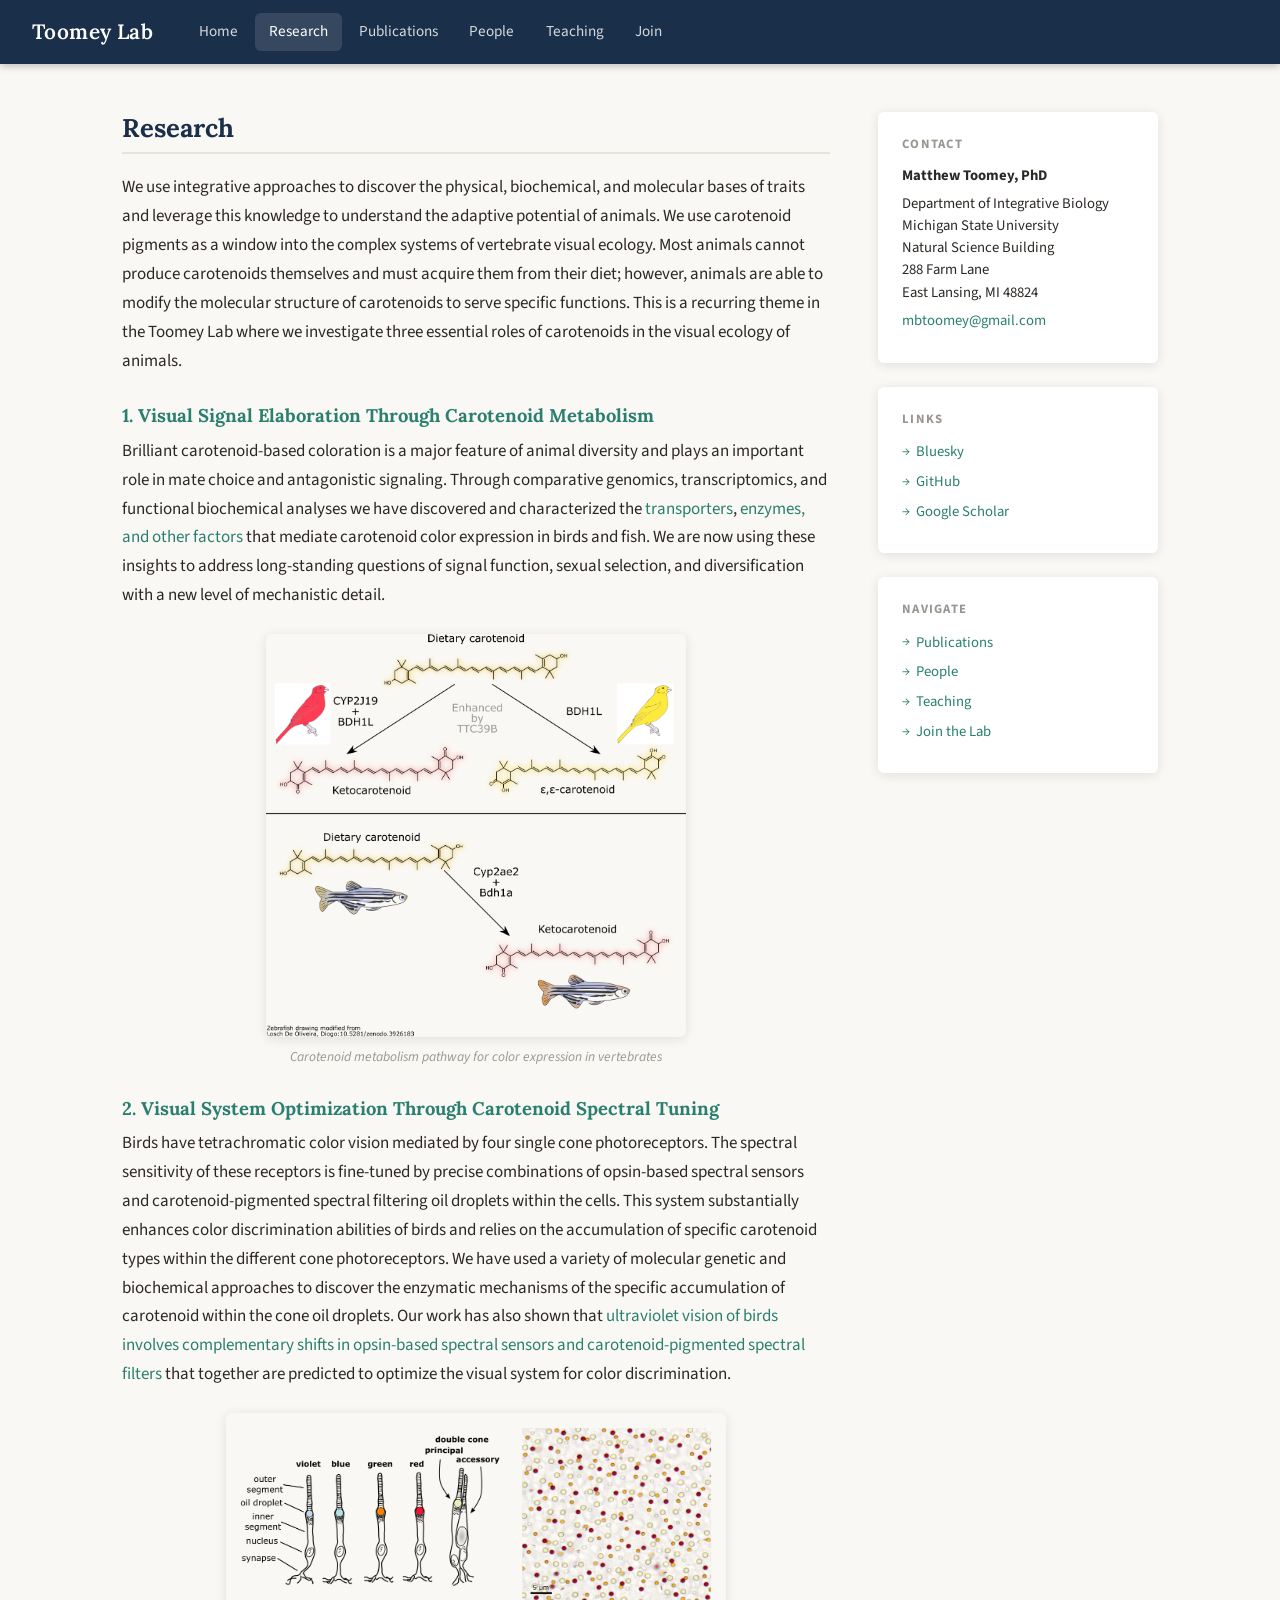
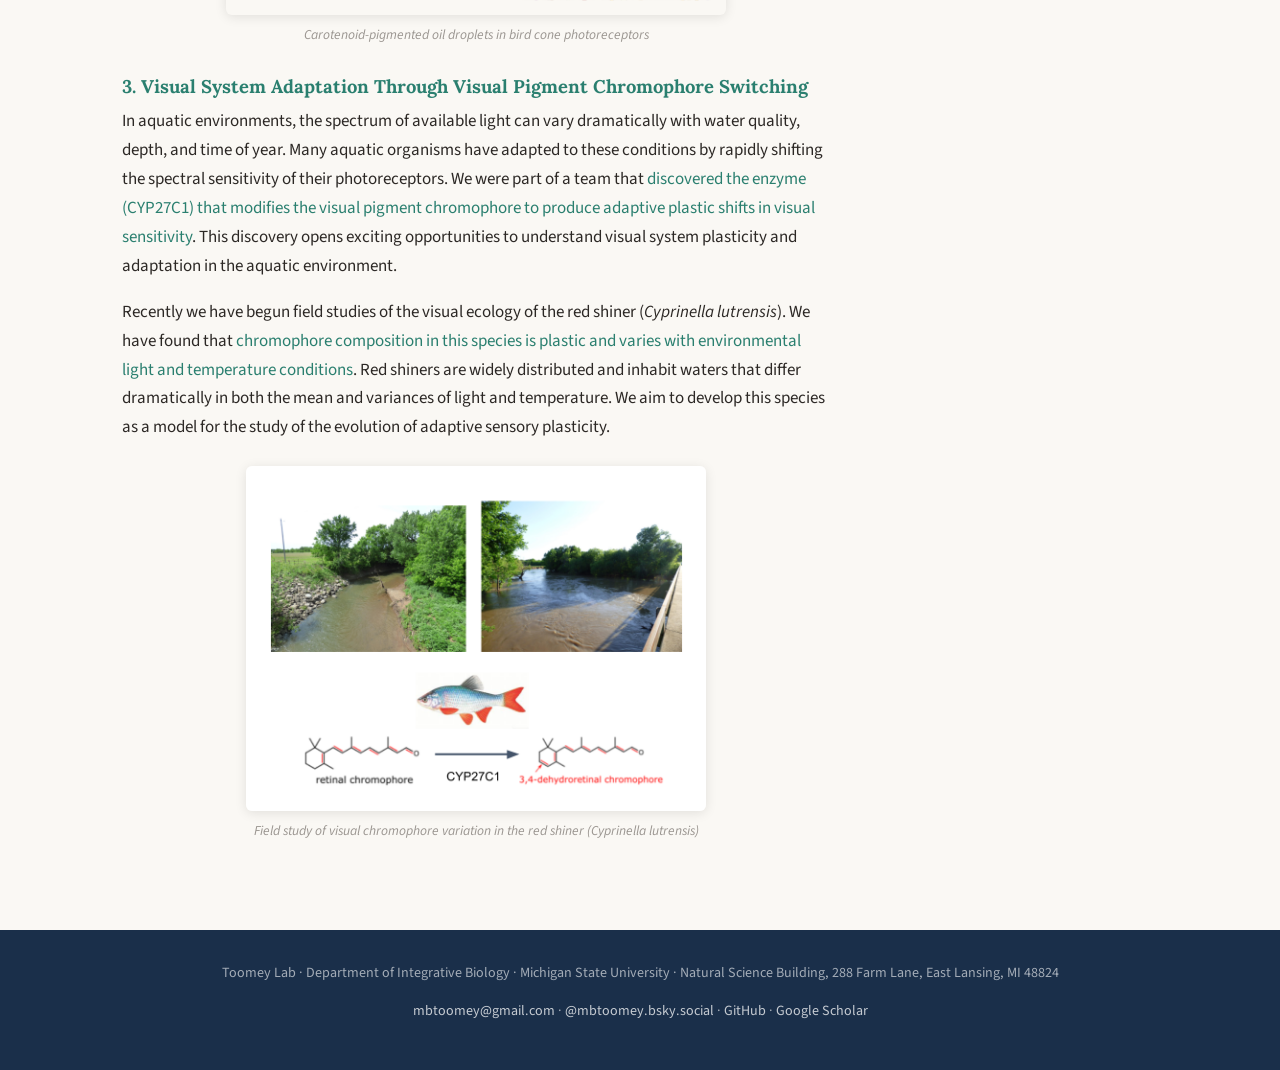
<file: research.html>
<!DOCTYPE html>
<html lang="en">
<head>
  <meta charset="UTF-8">
  <meta name="viewport" content="width=device-width, initial-scale=1.0">
  <title>Research — Toomey Lab</title>
  <link rel="stylesheet" href="style.css">
</head>
<body>
<nav class="site-nav">
  <a href="index.html" class="nav-brand">Toomey Lab</a>
  <button class="nav-toggle" aria-label="Toggle navigation" onclick="this.closest('nav').querySelector('.nav-links').classList.toggle('open')">
    <span></span><span></span><span></span>
  </button>
  <ul class="nav-links">
    <li><a href="index.html">Home</a></li>
    <li><a href="research.html" class="active">Research</a></li>
    <li><a href="publications.html">Publications</a></li>
    <li><a href="people.html">People</a></li>
    <li><a href="teaching.html">Teaching</a></li>
    <li><a href="join.html">Join</a></li>
  </ul>
</nav>

<div class="content-grid">
  <main>
    <h2 class="section-head">Research</h2>

    <p>We use integrative approaches to discover the physical, biochemical, and molecular bases of traits and leverage this knowledge to understand the adaptive potential of animals. We use carotenoid pigments as a window into the complex systems of vertebrate visual ecology. Most animals cannot produce carotenoids themselves and must acquire them from their diet; however, animals are able to modify the molecular structure of carotenoids to serve specific functions. This is a recurring theme in the Toomey Lab where we investigate three essential roles of carotenoids in the visual ecology of animals.</p>

    <h3 class="section-sub">1. Visual Signal Elaboration Through Carotenoid Metabolism</h3>

    <p>Brilliant carotenoid-based coloration is a major feature of animal diversity and plays an important role in mate choice and antagonistic signaling. Through comparative genomics, transcriptomics, and functional biochemical analyses we have discovered and characterized the <a href="https://www.researchgate.net/publication/316649371_High-density_lipoprotein_receptor_SCARB1_is_required_for_carotenoid_coloration_in_birds" target="_blank">transporters</a>, <a href="http://dx.doi.org/10.1016/j.cub.2022.08.013" target="_blank">enzymes, and other factors</a> that mediate carotenoid color expression in birds and fish. We are now using these insights to address long-standing questions of signal function, sexual selection, and diversification with a new level of mechanistic detail.</p>

    <figure class="research-figure">
      <img src="images/graphical abstract mod.png" alt="Graphical abstract of carotenoid coloration mechanism" style="max-width:420px">
      <figcaption>Carotenoid metabolism pathway for color expression in vertebrates</figcaption>
    </figure>

    <h3 class="section-sub">2. Visual System Optimization Through Carotenoid Spectral Tuning</h3>

    <p>Birds have tetrachromatic color vision mediated by four single cone photoreceptors. The spectral sensitivity of these receptors is fine-tuned by precise combinations of opsin-based spectral sensors and carotenoid-pigmented spectral filtering oil droplets within the cells. This system substantially enhances color discrimination abilities of birds and relies on the accumulation of specific carotenoid types within the different cone photoreceptors. We have used a variety of molecular genetic and biochemical approaches to discover the enzymatic mechanisms of the specific accumulation of carotenoid within the cone oil droplets. Our work has also shown that <a href="https://elifesciences.org/articles/15675" target="_blank">ultraviolet vision of birds involves complementary shifts in opsin-based spectral sensors and carotenoid-pigmented spectral filters</a> that together are predicted to optimize the visual system for color discrimination.</p>

    <figure class="research-figure">
      <img src="images/cone_drops_2024.png" alt="Cone oil droplets" style="max-width:500px">
      <figcaption>Carotenoid-pigmented oil droplets in bird cone photoreceptors</figcaption>
    </figure>

    <h3 class="section-sub">3. Visual System Adaptation Through Visual Pigment Chromophore Switching</h3>

    <p>In aquatic environments, the spectrum of available light can vary dramatically with water quality, depth, and time of year. Many aquatic organisms have adapted to these conditions by rapidly shifting the spectral sensitivity of their photoreceptors. We were part of a team that <a href="http://www.cell.com/current-biology/abstract/S0960-9822%2815%2901246-4" target="_blank">discovered the enzyme (CYP27C1) that modifies the visual pigment chromophore to produce adaptive plastic shifts in visual sensitivity</a>. This discovery opens exciting opportunities to understand visual system plasticity and adaptation in the aquatic environment.</p>

    <p>Recently we have begun field studies of the visual ecology of the red shiner (<em>Cyprinella lutrensis</em>). We have found that <a href="https://www.biorxiv.org/content/10.1101/2024.05.02.592238v2.abstract" target="_blank">chromophore composition in this species is plastic and varies with environmental light and temperature conditions</a>. Red shiners are widely distributed and inhabit waters that differ dramatically in both the mean and variances of light and temperature. We aim to develop this species as a model for the study of the evolution of adaptive sensory plasticity.</p>

    <figure class="research-figure">
      <img src="images/RS-FA2024.png" alt="Red shiner chromophore study" style="max-width:460px">
      <figcaption>Field study of visual chromophore variation in the red shiner (<em>Cyprinella lutrensis</em>)</figcaption>
    </figure>

  </main>

  <aside class="sidebar">
    <div class="sidebar-card">
      <h3>Contact</h3>
      <p><strong>Matthew Toomey, PhD</strong></p>
      <p>Department of Integrative Biology <br> Michigan State University <br> Natural Science Building<br> 288 Farm Lane <br> East Lansing, MI 48824</p>
      <p><a href="mailto:mbtoomey@gmail.com">mbtoomey@gmail.com</a></p>
    </div>
    <div class="sidebar-card">
      <h3>Links</h3>
      <ul class="sidebar-links">
        <li><a href="https://bsky.app/profile/mbtoomey.bsky.social" target="_blank">Bluesky</a></li>
        <li><a href="https://github.com/mbtoomey" target="_blank">GitHub</a></li>
        <li><a href="https://scholar.google.com/citations?user=48aHD6IAAAAJ" target="_blank">Google Scholar</a></li>
      </ul>
    </div>
    <div class="sidebar-card">
      <h3>Navigate</h3>
      <ul class="sidebar-links">
        <li><a href="publications.html">Publications</a></li>
        <li><a href="people.html">People</a></li>
        <li><a href="teaching.html">Teaching</a></li>
        <li><a href="join.html">Join the Lab</a></li>
      </ul>
    </div>
  </aside>
</div>

<footer class="site-footer">
  <p>Toomey Lab ·  Department of Integrative Biology · Michigan State University · Natural Science Building, 288 Farm Lane, East Lansing, MI 48824</p>
  <p style="margin-top:.5rem">
    <a href="mailto:mbtoomey@gmail.com">mbtoomey@gmail.com</a> ·
    <a href="https://bsky.app/profile/mbtoomey.bsky.social" target="_blank">@mbtoomey.bsky.social</a> ·
    <a href="https://github.com/mbtoomey" target="_blank">GitHub</a> ·
    <a href="https://scholar.google.com/citations?user=48aHD6IAAAAJ" target="_blank">Google Scholar</a>
  </p>
</footer>
</body>
</html>
</file>
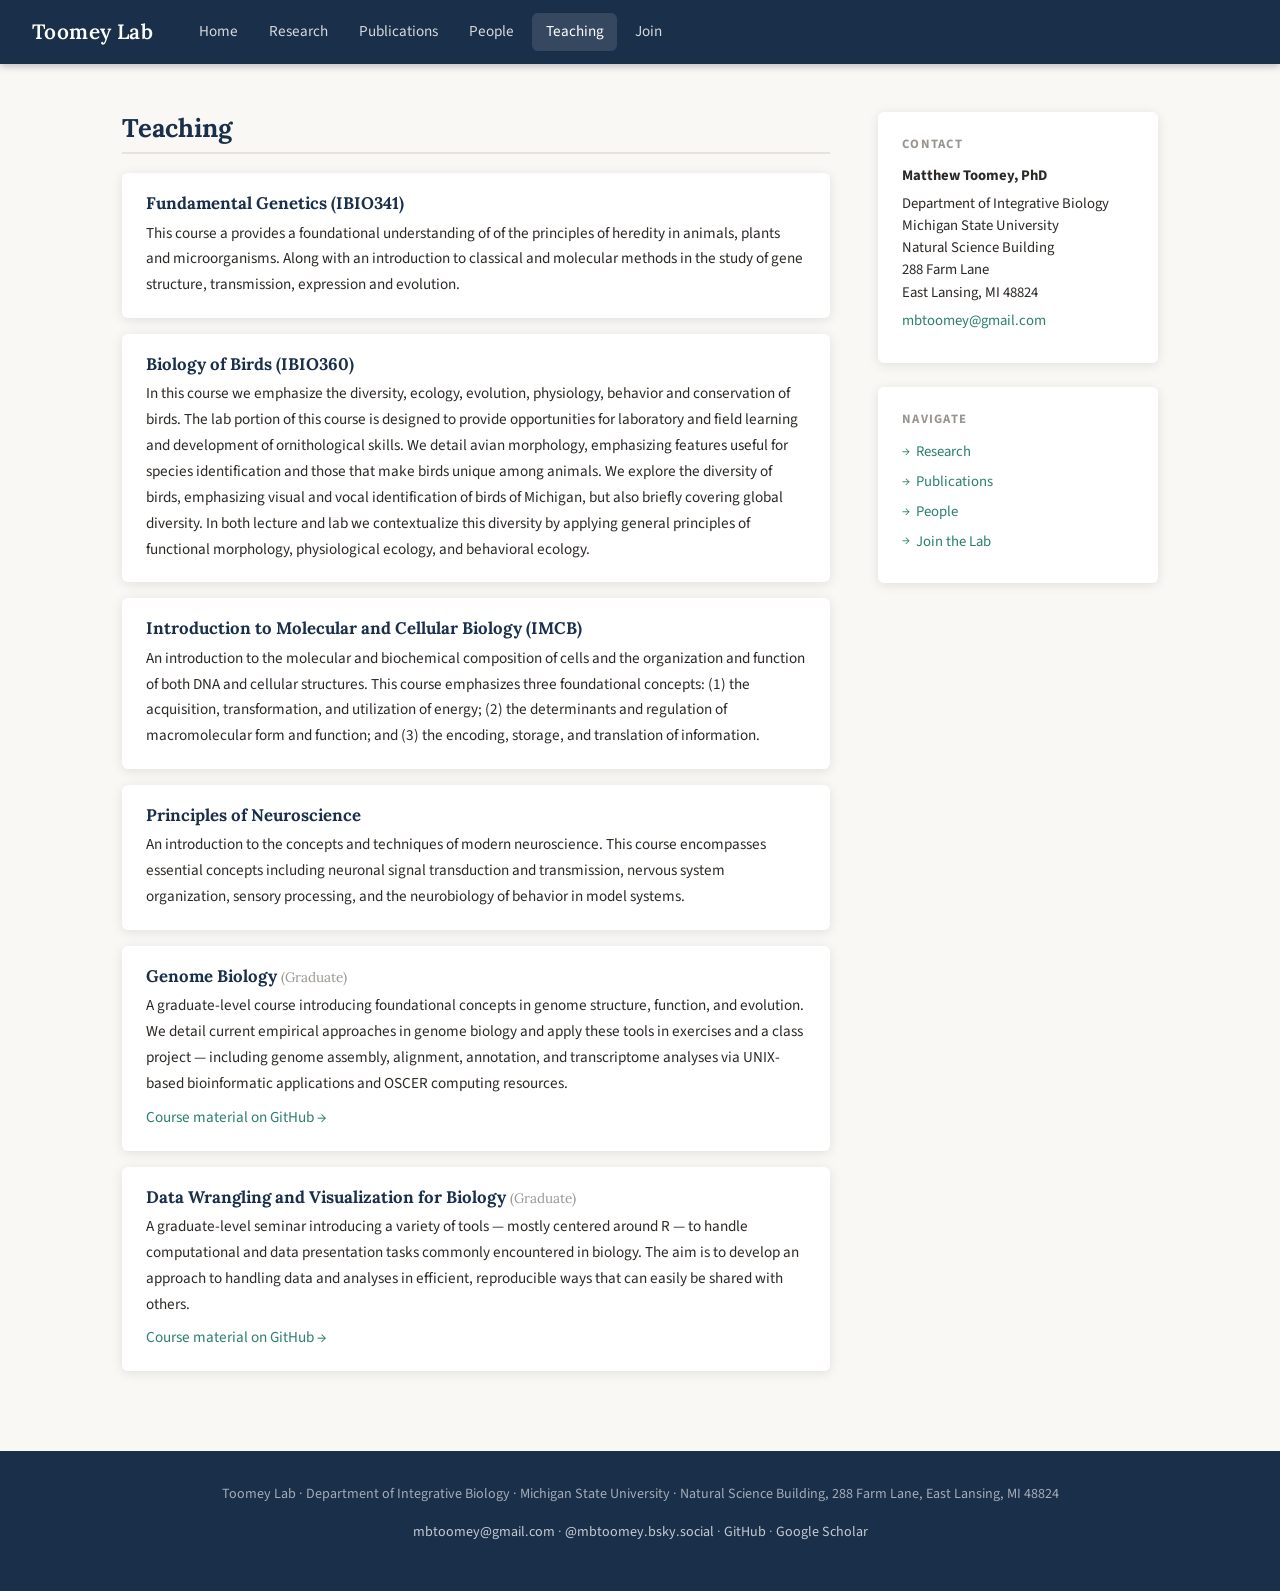
<file: teaching.html>
<!DOCTYPE html>
<html lang="en">
<head>
  <meta charset="UTF-8">
  <meta name="viewport" content="width=device-width, initial-scale=1.0">
  <title>Teaching — Toomey Lab</title>
  <link rel="stylesheet" href="style.css">
</head>
<body>
<nav class="site-nav">
  <a href="index.html" class="nav-brand">Toomey Lab</a>
  <button class="nav-toggle" aria-label="Toggle navigation" onclick="this.closest('nav').querySelector('.nav-links').classList.toggle('open')">
    <span></span><span></span><span></span>
  </button>
  <ul class="nav-links">
    <li><a href="index.html">Home</a></li>
    <li><a href="research.html">Research</a></li>
    <li><a href="publications.html">Publications</a></li>
    <li><a href="people.html">People</a></li>
    <li><a href="teaching.html" class="active">Teaching</a></li>
    <li><a href="join.html">Join</a></li>
  </ul>
</nav>

<div class="content-grid">
  <main>
    <h2 class="section-head">Teaching</h2>

    <div class="course-card">
      <h3>Fundamental Genetics (IBIO341)</h3>
      <p> This course a provides a foundational understanding of of the principles of heredity in animals, plants and microorganisms. Along with an introduction to classical and molecular methods in the study of gene structure, transmission, expression and evolution.</p>
    </div>

    <div class="course-card">
      <h3>Biology of Birds (IBIO360)</h3>
      <p>In this course we emphasize the diversity, ecology, evolution, physiology, behavior and conservation of birds. The lab portion of this course is designed to provide opportunities for laboratory and field learning and development of ornithological skills. We detail avian morphology, emphasizing features useful for species identification and those that make birds unique among animals. We explore the diversity of birds, emphasizing visual and vocal identification of birds of Michigan, but also briefly covering global diversity. In both lecture and lab we contextualize this diversity by applying general principles of functional morphology, physiological ecology, and behavioral ecology. </p>
    </div>

    <div class="course-card">
      <h3>Introduction to Molecular and Cellular Biology (IMCB)</h3>
      <p>An introduction to the molecular and biochemical composition of cells and the organization and function of both DNA and cellular structures. This course emphasizes three foundational concepts: (1) the acquisition, transformation, and utilization of energy; (2) the determinants and regulation of macromolecular form and function; and (3) the encoding, storage, and translation of information.</p>
    </div>

    <div class="course-card">
      <h3>Principles of Neuroscience</h3>
      <p>An introduction to the concepts and techniques of modern neuroscience. This course encompasses essential concepts including neuronal signal transduction and transmission, nervous system organization, sensory processing, and the neurobiology of behavior in model systems.</p>
    </div>

    <div class="course-card">
      <h3>Genome Biology <span style="font-size:.85rem;font-weight:400;color:var(--gray-3)">(Graduate)</span></h3>
      <p>A graduate-level course introducing foundational concepts in genome structure, function, and evolution. We detail current empirical approaches in genome biology and apply these tools in exercises and a class project — including genome assembly, alignment, annotation, and transcriptome analyses via UNIX-based bioinformatic applications and OSCER computing resources.</p>
      <p style="margin-top:.5rem"><a href="https://mbtoomey.github.io/genome_biology_FA24/" target="_blank">Course material on GitHub →</a></p>
    </div>

    <div class="course-card">
      <h3>Data Wrangling and Visualization for Biology <span style="font-size:.85rem;font-weight:400;color:var(--gray-3)">(Graduate)</span></h3>
      <p>A graduate-level seminar introducing a variety of tools — mostly centered around R — to handle computational and data presentation tasks commonly encountered in biology. The aim is to develop an approach to handling data and analyses in efficient, reproducible ways that can easily be shared with others.</p>
      <p style="margin-top:.5rem"><a href="https://mbtoomey.github.io/Biol_7263/" target="_blank">Course material on GitHub →</a></p>
    </div>

  </main>

  <aside class="sidebar">
    <div class="sidebar-card">
      <h3>Contact</h3>
      <p><strong>Matthew Toomey, PhD</strong></p>
      <p>Department of Integrative Biology <br> Michigan State University <br> Natural Science Building<br> 288 Farm Lane <br> East Lansing, MI 48824</p>
      <p><a href="mailto:mbtoomey@gmail.com">mbtoomey@gmail.com</a></p>
    </div>
    <div class="sidebar-card">
      <h3>Navigate</h3>
      <ul class="sidebar-links">
        <li><a href="research.html">Research</a></li>
        <li><a href="publications.html">Publications</a></li>
        <li><a href="people.html">People</a></li>
        <li><a href="join.html">Join the Lab</a></li>
      </ul>
    </div>
  </aside>
</div>

<footer class="site-footer">
  <p>Toomey Lab ·  Department of Integrative Biology · Michigan State University · Natural Science Building, 288 Farm Lane, East Lansing, MI 48824</p>
  <p style="margin-top:.5rem">
    <a href="mailto:mbtoomey@gmail.com">mbtoomey@gmail.com</a> ·
    <a href="https://bsky.app/profile/mbtoomey.bsky.social" target="_blank">@mbtoomey.bsky.social</a> ·
    <a href="https://github.com/mbtoomey" target="_blank">GitHub</a> ·
    <a href="https://scholar.google.com/citations?user=48aHD6IAAAAJ" target="_blank">Google Scholar</a>
  </p>
</footer>
</body>
</html>
</file>
<file: style.css>
@import url('https://fonts.googleapis.com/css2?family=Lora:ital,wght@0,400;0,600;1,400&family=Source+Sans+3:wght@300;400;600;700&display=swap');
*,*::before,*::after{box-sizing:border-box;margin:0;padding:0}
:root{
  --navy:#1a2f4a;--teal:#2a7f6f;--teal-lt:#3daa95;--amber:#e8a045;
  --cream:#faf8f4;--white:#ffffff;--gray-1:#f4f2ee;--gray-2:#e6e3dc;
  --gray-3:#9a9590;--gray-4:#5a5550;--text:#2c2825;
  --serif:'Lora',Georgia,serif;--sans:'Source Sans 3',system-ui,sans-serif;
  --radius:6px;--shadow:0 2px 12px rgba(0,0,0,.10);--max-w:1100px;--nav-h:64px;
}
html{scroll-behavior:smooth}
body{font-family:var(--sans);font-size:17px;line-height:1.7;color:var(--text);background:var(--cream)}
a{color:var(--teal);text-decoration:none}
a:hover{color:var(--teal-lt);text-decoration:underline}
img{max-width:100%;height:auto;display:block}
p{margin-bottom:1em}
h1,h2,h3,h4{font-family:var(--serif);line-height:1.25;color:var(--navy)}
/* Nav */
.site-nav{position:sticky;top:0;z-index:100;background:var(--navy);min-height:var(--nav-h);display:flex;align-items:center;flex-wrap:wrap;padding:.5rem 2rem;box-shadow:0 2px 8px rgba(0,0,0,.25)}
.nav-brand{font-family:var(--serif);font-size:1.3rem;font-weight:600;color:var(--white);letter-spacing:.02em;flex:none;margin-right:2rem}
.nav-brand:hover{color:var(--amber);text-decoration:none}
.nav-links{display:flex;align-items:center;gap:.25rem;list-style:none;flex-wrap:wrap}
.nav-links a{display:block;padding:.35rem .85rem;color:rgba(255,255,255,.82);font-size:.95rem;border-radius:var(--radius);transition:.15s}
.nav-links a:hover,.nav-links a.active{background:rgba(255,255,255,.12);color:var(--white);text-decoration:none}
.nav-toggle{display:none;background:none;border:none;cursor:pointer;margin-left:auto;padding:.5rem}
.nav-toggle span{display:block;width:24px;height:2px;background:#fff;margin:5px 0;border-radius:2px}
/* Hero */
.hero{background:linear-gradient(135deg,var(--gray-4) 0%,#7c8186 60%,var(--gray-4) 100%);color:var(--white);padding:5rem 2rem 4rem;text-align:center;position:relative;overflow:hidden}
.hero::before{content:'';position:absolute;inset:0;background:url('images/OD_header2.jpg') center/cover no-repeat;opacity:.18}
.hero>*{position:relative}
.hero h1{font-size:clamp(2.2rem,5vw,3.4rem);color:var(--white);margin-bottom:.5rem}
.hero .subtitle{font-size:1.15rem;color:rgba(255,255,255,.78);max-width:640px;margin:0 auto 2rem;font-family:var(--sans);font-weight:300}
.hero-links{display:flex;gap:1rem;justify-content:center;flex-wrap:wrap}
.btn{display:inline-block;padding:.65rem 1.6rem;border-radius:3px;font-weight:600;font-size:.95rem;transition:.18s;border:2px solid transparent}
.btn-primary{background:var(--teal-lt);color:#fff;border-color:var(--teal-lt)}
.btn-primary:hover{background:#51baa6;border-color:#51baa6;text-decoration:none;color:#fff}
.btn-outline{background:transparent;color:#fff;border-color:rgba(255,255,255,.6)}
.btn-outline:hover{background:rgba(255,255,255,.12);border-color:#fff;text-decoration:none;color:#fff}
/* Layout */
.content-grid{display:grid;grid-template-columns:1fr 280px;gap:3rem;align-items:start;max-width:var(--max-w);margin:0 auto;padding:3rem 2rem 4rem}
.page-wrap{max-width:var(--max-w);margin:0 auto;padding:3rem 2rem 4rem}
/* Sidebar */
.sidebar{position:sticky;top:calc(var(--nav-h) + 1.5rem)}
.sidebar-card{background:var(--white);border-radius:var(--radius);padding:1.5rem;box-shadow:var(--shadow);margin-bottom:1.5rem}
.sidebar-card h3{font-size:.8rem;text-transform:uppercase;letter-spacing:.1em;color:var(--gray-3);margin-bottom:.8rem;font-family:var(--sans)}
.sidebar-card p{font-size:.92rem;margin-bottom:.4rem;line-height:1.5}
.sidebar-links{list-style:none}
.sidebar-links li{margin-bottom:.3rem}
.sidebar-links a{font-size:.92rem;color:var(--teal);display:flex;align-items:center;gap:.4rem}
.sidebar-links a::before{content:'→';font-size:.8rem}
/* Section */
.section-head{font-size:1.6rem;margin-bottom:1.2rem;padding-bottom:.5rem;border-bottom:2px solid var(--gray-2)}
.section-sub{font-size:1.15rem;color:var(--teal);margin:1.8rem 0 .6rem}
/* Home */
.home-intro{max-width:780px;font-size:1.08rem;margin:0 auto}
.home-grid{display:grid;grid-template-columns:repeat(auto-fit,minmax(280px,1fr));gap:1.5rem;margin-top:2rem}
.research-card{background:var(--white);border-radius:var(--radius);padding:1.5rem;box-shadow:var(--shadow);border-left:4px solid var(--teal)}
.research-card h3{font-size:1rem;margin-bottom:.5rem;color:var(--navy)}
.research-card p{font-size:.93rem;margin:0;color:var(--gray-4)}
/* Publications */
.pub-list{list-style:none}
.pub-item{padding:1rem 0;border-bottom:1px solid var(--gray-2);font-size:.97rem;line-height:1.6}
.pub-item:last-child{border-bottom:none}
.pub-item a{font-weight:600;color:var(--teal)}
.pub-meta{display:block;font-size:.85rem;color:var(--gray-3);margin-top:.2rem}
.pub-year-head{font-family:var(--serif);font-size:1.1rem;color:var(--navy);margin:2rem 0 .5rem;padding-bottom:.3rem;border-bottom:1px solid var(--gray-2)}
/* People */
.people-grid{display:grid;grid-template-columns:repeat(auto-fill,minmax(200px,1fr));gap:1.5rem;margin:1rem 0 2rem}
.person-card{background:var(--white);border-radius:var(--radius);overflow:hidden;box-shadow:var(--shadow);text-align:center}
.person-card img{width:100%;height:220px;object-fit:cover;object-position:top}
.person-card .person-info{padding:.9rem}
.person-card .person-name{font-size:1rem;font-weight:600;color:var(--navy)}
.person-card .person-role{font-size:.82rem;color:var(--gray-3);margin-top:.1rem}
.alumni-section{margin-top:1.5rem}
.alumni-list{list-style:none}
.alumni-list li{padding:.5rem 0;border-bottom:1px solid var(--gray-2);font-size:.95rem}
.alumni-list li:last-child{border-bottom:none}
/* Research figures */
.research-figure{text-align:center;margin:1.5rem 0}
.research-figure img{border-radius:var(--radius);box-shadow:var(--shadow);margin:0 auto}
.research-figure figcaption{font-size:.85rem;color:var(--gray-3);margin-top:.5rem;font-style:italic}
/* Teaching */
.course-card{background:var(--white);border-radius:var(--radius);padding:1.25rem 1.5rem;margin-bottom:1rem;box-shadow:var(--shadow)}
.course-card h3{font-size:1.05rem;margin-bottom:.4rem}
.course-card p{font-size:.95rem;margin:0}
/* Join */
.join-section{margin-bottom:2rem}
.join-section h3{color:var(--teal);margin-bottom:.6rem;font-size:1.1rem}
/* Footer */
.site-footer{background:var(--navy);color:rgba(255,255,255,.6);text-align:center;padding:2rem;font-size:.88rem}
.site-footer a{color:rgba(255,255,255,.75)}
.site-footer a:hover{color:#fff}
/* Responsive */
@media(max-width:820px){
  .content-grid{grid-template-columns:1fr;padding:2rem 1.25rem 3rem}
  .sidebar{position:static}
  .nav-links{display:none;flex-direction:column;gap:0;width:100%;padding:.5rem 0}
  .nav-links.open{display:flex}
  .nav-toggle{display:block}
  .nav-brand{flex:1}
}
@media(max-width:600px){
  .hero{padding:3rem 1.25rem 2.5rem}
  .page-wrap{padding:2rem 1.25rem 3rem}
  .people-grid{grid-template-columns:repeat(auto-fill,minmax(150px,1fr))}
}
</file>
